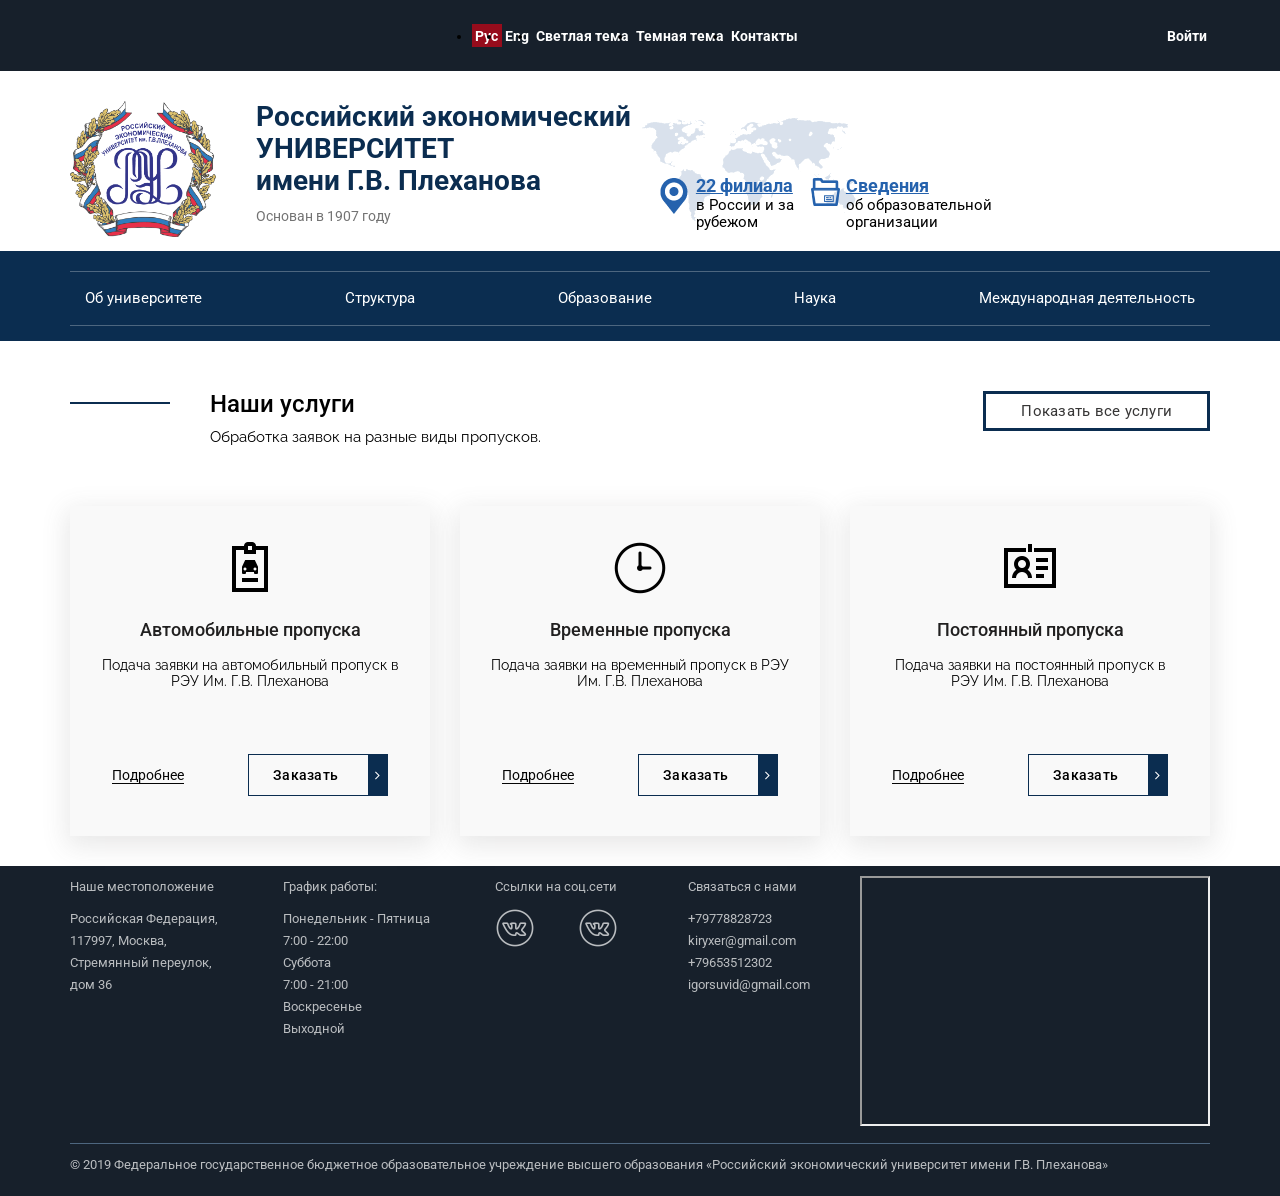
<file: index.html>
<!DOCTYPE html>
<html lang="en">

<head>
  <meta charset="UTF-8">
  <meta name="viewport" content="width=device-width, initial-scale=1.0">
  <meta http-equiv="X-UA-Compatible" content="ie=edge">
  <link
    href="https://fonts.googleapis.com/css?family=Raleway:400,500,700|Roboto:400,500,700&display=swap&subset=cyrillic"
    rel="stylesheet">
  <link rel="stylesheet" href="css/normalize.css">
  <link rel="stylesheet" href="css/fonts.css">
  <link rel="stylesheet" href="css/jquery.fancybox.min.css">
  <link rel="stylesheet" href="css/style.css">
  <link rel="stylesheet" href="css/intro.css">
  <link rel="stylesheet" href="css/header.css">
  <link rel="stylesheet" href="css/footer.css">
  <link rel="stylesheet" href="css/media/index.css">
  <link rel="stylesheet" href="css/media/footer.css">
  <link rel="stylesheet" href="css/media/header.css">
  <link rel="stylesheet" href="css/media/intro.css">
  <title>Заказ авто. пропусков РЭУ</title>
</head>

<body>
  <header class="header">
    <div class="container">
      <nav class="nav">
        <div class="menu__btn">
          <div></div>
          <div></div>
          <div></div>
        </div>
        <ul class="menu__list">
          <li class="menu__item"><a href="#" class="nav__link nav__link-active">Рус</a></li>
          <li class="menu__item"><a href="#" class="nav__link">Eng</a></li>
          <li class="menu__item"><a href="#" class="nav__link">Светлая тема</a></li>
          <li class="menu__item"><a href="#" class="nav__link">Темная тема</a></li>
          <li class="menu__item"><a href="contact.html" class="nav__link">Контакты</a></li>
        </ul>
        <a href="authorization.html" class="nav__link">Войти</a>
      </nav>
    </div>
  </header>

  <div class="intro">
    <div class="container">
      <div class="intro__inner">
        <div class="intro__logo">
          <a href="index.html">
            <img src="img/logo.png" class="intro__logo" alt="Логотип РЭУ" height="136px">
          </a>
        </div>
        <div class="intro__info">
          <h1 class="intro__title">Российский экономический УНИВЕРСИТЕТ <br> имени Г.В. Плеханова</h1>
          <p class="intro__text">Основан в 1907 году</p>
        </div>
        <div class="intro__link">
          <div class="intro__branch">
            <img src="img/marker_map.png" alt="">
            <a href="https://www.rea.ru/ru/org/branches/default.aspx" class="intro__branch-title">22 филиала</a>
            <p class="intro__branch-text">в России и за рубежом</p>
          </div>
          <div class="intro__about">
            <img src="img/folder-small.png" alt="">
            <a href="https://www.rea.ru/sveden/" class="intro__about-title">Сведения</a>
            <p class="intro__about-text">об образовательной организации</p>
          </div>
        </div>
      </div>

    </div>
  </div> <!-- Intro -->

  <div class="intro-header">
    <div class="container">
      <div class="intro-header__inner">
        <a href="https://www.rea.ru/ru/Pages/About.aspx">Об университете</a>
        <a href="https://www.rea.ru/ru/org/default.aspx">Структура</a>
        <a href="https://www.rea.ru/ru/Pages/Education.aspx">Образование</a>
        <a href="https://www.rea.ru/ru/pages/academiclife.aspx">Наука</a>
        <a href="https://www.rea.ru/ru/org/managements/Pages/mezhdupr.aspx">Международная деятельность</a>
      </div>
    </div>
  </div>

  <section class="services">
    <div class="container">
      <div class="services__top">
        <div class="services__title-box">
          <div class="services__title">Наши услуги</div>
          <div class="services__text">Обработка заявок на разные виды пропусков.</div>
        </div>
        <div class="services__btn">
          <a href="#">Показать все услуги
          </a>
        </div>
      </div>
      <div class="services__items">
        <div class="services__item">
          <img src="img/services-1.png" alt="">
          <div class="services__item-title">Автомобильные пропуска</div>
          <div class="services__item-text">Подача заявки на автомобильный пропуск в РЭУ Им. Г.В. Плеханова</div>
          <div class="services__item-btn">
            <a href="createOrder.html" class="services__item-link">Подробнее</a>
            <a href="createOrder.html" class="default-btn">
              Заказать
            </a>
          </div>
        </div>
        <div class="services__item">
          <img src="img/services-2.png" alt="">
          <div class="services__item-title">Временные пропуска</div>
          <div class="services__item-text">Подача заявки на временный пропуск в РЭУ Им. Г.В. Плеханова</div>
          <div class="services__item-btn">
            <a href="createOrder.html" class="services__item-link">Подробнее</a>
            <a href="createOrder.html" class="default-btn">
              Заказать
            </a>
          </div>
        </div>
        <div class="services__item">
          <img src="img/services-3.png" alt="">
          <div class="services__item-title">Постоянный пропуска</div>
          <div class="services__item-text">Подача заявки на постоянный пропуск в РЭУ Им. Г.В. Плеханова</div>
          <div class="services__item-btn">
            <a href="createOrder.html" class="services__item-link">Подробнее</a>
            <a href="createOrder.html" class="default-btn">
              Заказать
            </a>
          </div>
        </div>
      </div>
    </div>
  </section>
  <!-- Services -->


  <div id="modal">
    <form>
      <input type="text" placeholder="Ваше имя">
      <input type="text" placeholder="Ваше телефон">
      <input type="submit" value="Отправить">
    </form>
  </div>

  <footer class="footer-contacts">
    <div class="container">
      <div class="footer-contacts__inner">
        <div class="footer-contacts__location">
          <p>Наше местоположение</p>
          <p>Российская Федерация, 117997, Москва, Стремянный переулок, дом 36</p>
        </div>

        <div class="footer-contacts__schedule">
          <p>График работы:</p>
          <p>Понедельник - Пятница <br> 7:00 - 22:00<br>
            Суббота <br>7:00 - 21:00<br>
            Воскресенье<br> Выходной</p>
        </div>

        <div class="footer-contacts__social">
          <p>Ссылки на соц.сети</p>
          <a class="footer-contacts__social__front" href="https://vk.com/kiryxer">
            <img src="img/social/vk.png" alt="Ссылка на ВК front-end">
          </a>
          <a href="https://vk.com/lvcckvmvn">
            <img src="img/social/vk.png" alt="Ссылка на ВК back-end">
          </a>
        </div>

        <div class="footer-contacts__comm">
          <p>Связаться с нами</p>
          <p>
            <span class="footer-contacts__comm__phone">+79778828723</span>
            <a href="mailto:kiryxer@gmail.com" class="footer-contacts__comm__email">
              kiryxer@gmail.com
            </a>
            <span class="footer-contacts__comm__phone">+79653512302</span>
            <a href="mailto:igorsuvid@gmail.com" class="footer-contacts__comm__email">
              igorsuvid@gmail.com
            </a>
          </p>
        </div>
        <div class="footer__map">
          <iframe class="footer-contacts__map" src="https://yandex.ru/map-widget/v1/-/CGDjYRzj" height="250px"
            frameborder="1" allowfullscreen="true"></iframe>
        </div>
      </div>

      <div class="footer-contacts__copy">
        <p> &copy; 2019 Федеральное государственное бюджетное образовательное учреждение высшего образования «Российский
          экономический университет имени Г.В. Плеханова»</p>
      </div>

    </div>
  </footer>


  <script src="https://ajax.googleapis.com/ajax/libs/jquery/3.4.1/jquery.min.js"></script>
  <script src="js/jquery.fancybox.min.js"></script>
  <script src="js/main.js"></script>

</body>

</html>
</file>
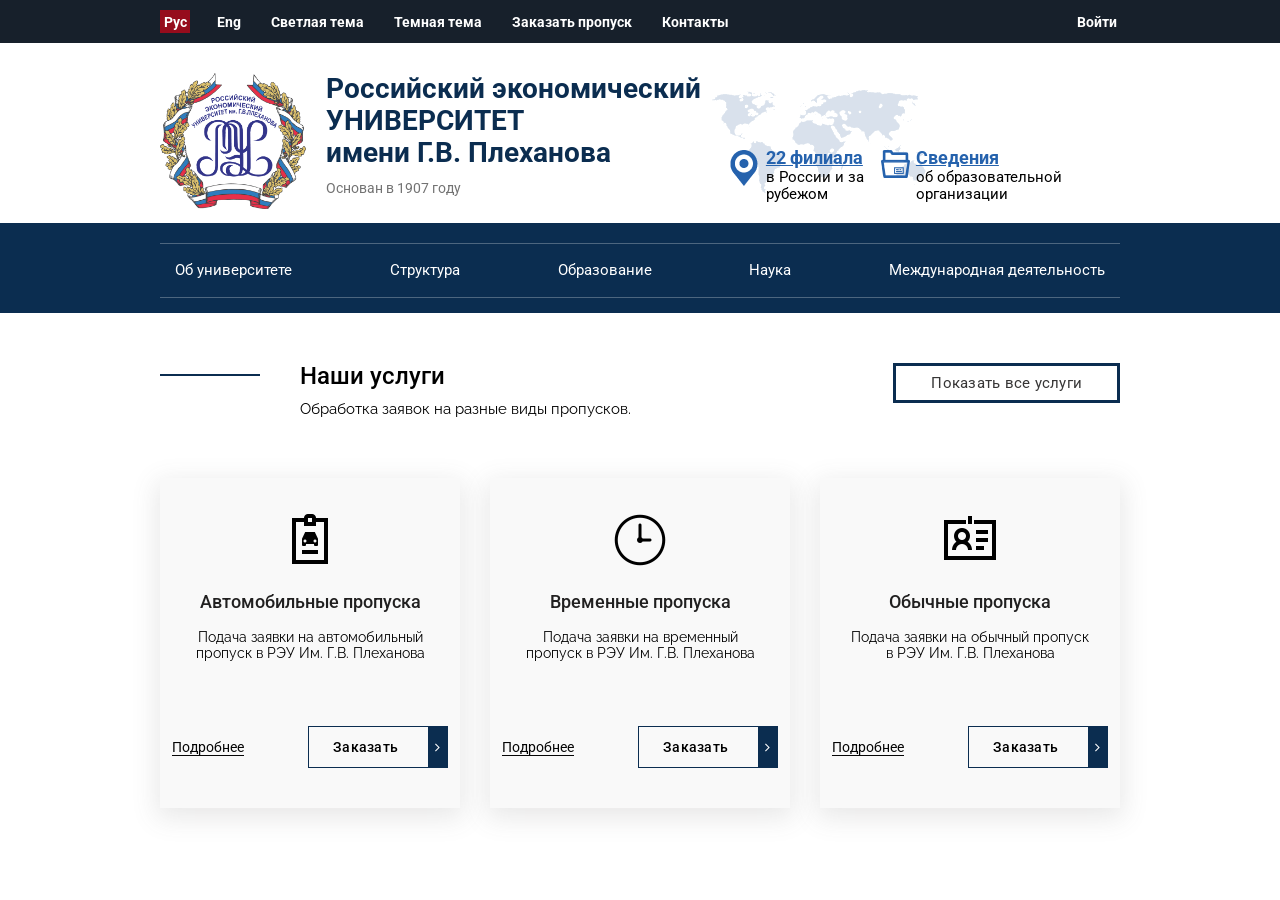
<file: rea-auto/index.html>
<!DOCTYPE html>
<html lang="en">

<head>
  <meta charset="UTF-8">
  <meta name="viewport" content="width=device-width, initial-scale=1.0">
  <meta http-equiv="X-UA-Compatible" content="ie=edge">
  <link href="https://fonts.googleapis.com/css?family=Raleway:400,500,700|Roboto:400,500,700&display=swap&subset=cyrillic"
    rel="stylesheet">
  <link rel="stylesheet" href="css/normalize.css">
  <link rel="stylesheet" href="css/fonts.css">
  <link rel="stylesheet" href="css/jquery.fancybox.min.css">
  <link rel="stylesheet" href="css/style.css">
  <title>Заказ авто. пропусков РЭУ</title>
</head>

<body>
  <header class="header">
    <div class="container">
      <nav class="nav">
        <div class="nav__main">
          <a href="#" class="nav__link nav__link-active">Рус</a>
          <a href="#" class="nav__link">Eng</a>
          <a href="#" class="nav__link">Светлая тема</a>
          <a href="#" class="nav__link">Темная тема</a>
          <a href="#" class="nav__link">Заказать пропуск</a>
          <a href="contact.html" class="nav__link">Контакты</a>
        </div>
        <a href="#" class="nav__link">Войти</a>
      </nav>
    </div>
  </header>

  <div class="intro">
    <div class="container">
      <div class="intro__inner">
        <a href="index.html">
          <img src="img/logo.png" class="intro__logo" alt="Логотип РЭУ" height="136px">
        </a>
        <div class="intro__info">
          <h1 class="intro__title">Российский экономический УНИВЕРСИТЕТ <br> имени Г.В. Плеханова</h1>
          <p class="intro__text">Основан в 1907 году</p>
        </div>
        <div class="intro__link">
          <div class="intro__branch">
            <img src="img/marker_map.png" alt="">
            <a href="https://www.rea.ru/ru/org/branches/default.aspx" class="intro__branch-title">22 филиала</a>
            <p class="intro__branch-text">в России и за рубежом</p>
          </div>
          <div class="intro__about">
            <img src="img/folder-small.png" alt="">
            <a href="https://www.rea.ru/sveden/" class="intro__about-title">Сведения</a>
            <p class="intro__about-text">об образовательной организации</p>
          </div>
        </div>
      </div>

    </div>
  </div> <!-- Intro -->

  <div class="intro-header">
    <div class="container">
      <div class="intro-header__inner">
          <a href="https://www.rea.ru/ru/Pages/About.aspx">Об университете</a>
          <a href="https://www.rea.ru/ru/org/default.aspx">Структура</a>
          <a href="https://www.rea.ru/ru/Pages/Education.aspx">Образование</a>
          <a href="https://www.rea.ru/ru/pages/academiclife.aspx">Наука</a>
          <a href="https://www.rea.ru/ru/org/managements/Pages/mezhdupr.aspx">Международная деятельность</a>
      </div>
    </div>
  </div>

  <section class="services">
    <div class="container">
      <div class="services__top">
        <div class="services__title-box">
          <div class="services__title">Наши услуги</div>
          <div class="services__text">Обработка заявок на разные виды пропусков.</div>
        </div>
        <div class="services__btn">
          <a href="#">Показать все услуги
          </a>
        </div>
      </div>
      <div class="services__items">
        <div class="services__item">
          <img src="img/services-1.png" alt="">
          <div class="services__item-title">Автомобильные пропуска</div>
          <div class="services__item-text">Подача заявки на автомобильный пропуск в РЭУ Им. Г.В. Плеханова</div>
          <div class="services__item-btn">
            <a href="" class="services__item-link">Подробнее</a>
            <a data-fancybox data-src="#modal" href="javascript:;" class="default-btn">
              Заказать
            </a>
          </div>
        </div>
        <div class="services__item">
          <img src="img/services-2.png" alt="">
          <div class="services__item-title">Временные пропуска</div>
          <div class="services__item-text">Подача заявки на временный пропуск в РЭУ Им. Г.В. Плеханова</div>
          <div class="services__item-btn">
            <a href="" class="services__item-link">Подробнее</a>
            <a data-fancybox data-src="#modal" href="javascript:;" class="default-btn">
              Заказать
            </a>
          </div>
        </div>
        <div class="services__item">
          <img src="img/services-3.png" alt="">
          <div class="services__item-title">Обычные пропуска</div>
          <div class="services__item-text">Подача заявки на обычный пропуск в РЭУ Им. Г.В. Плеханова</div>
          <div class="services__item-btn">
            <a href="" class="services__item-link">Подробнее</a>
            <a data-fancybox data-src="#modal" href="javascript:;" class="default-btn">
              Заказать
            </a>
          </div>
        </div>
      </div>
    </div>
  </section> <!-- Services -->


  <div id="modal">
      <form>
        <input type="text" placeholder="Ваше имя">
        <input type="text" placeholder="Ваше телефон">
        <input type="submit" value="Отправить">
      </form>
    </div>


  <script src="https://ajax.googleapis.com/ajax/libs/jquery/3.4.1/jquery.min.js"></script>
  <script src="js/jquery.fancybox.min.js"></script>
  <script src="js/main.js"></script>

</body>

</html>
</file>
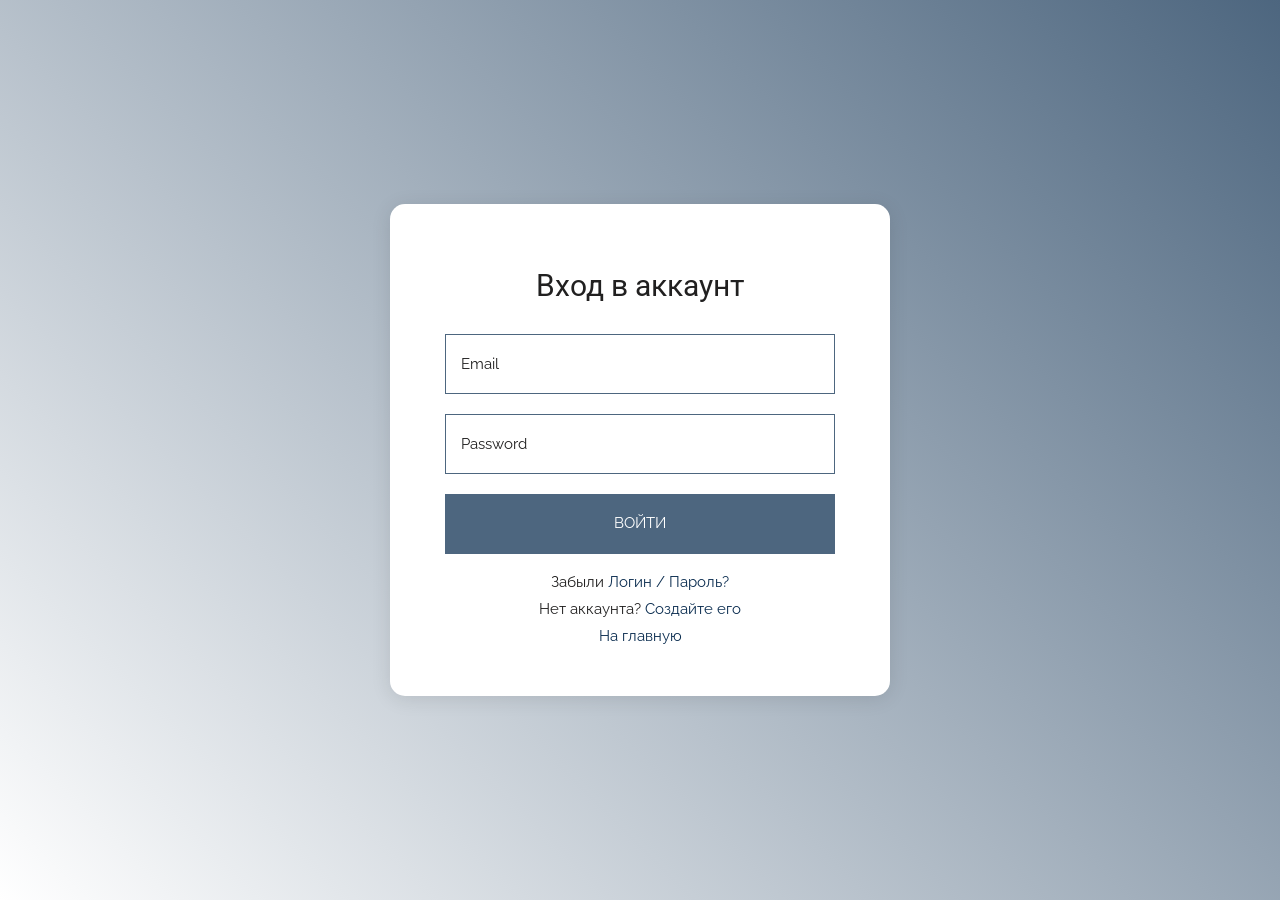
<file: authorization.html>
<!DOCTYPE html>
<html lang="en">

<head>
  <meta charset="UTF-8">
  <meta name="viewport" content="width=device-width, initial-scale=1.0">
  <meta http-equiv="X-UA-Compatible" content="ie=edge">
  <link
    href="https://fonts.googleapis.com/css?family=Raleway:400,500,700|Roboto:400,500,700&display=swap&subset=cyrillic"
    rel="stylesheet">
  <link rel="stylesheet" href="css/normalize.css">
  <link rel="stylesheet" href="css/authorization.css">
  <title>Авторизация</title>
</head>

<body>
  <div class="container">
    <div class="container-login">
      <div class="container-login__form">
        <form class="login-form" method="POST">
          <span class="login-form__title">
            Вход в аккаунт
          </span>
          <input type="email" placeholder="Email" name="email">
          <input type="password" placeholder="Password" name="pass">
          <button type="submit" name="enter">Войти</button>
        </form>
        <div class="reset-text">
          Забыли <a href="#">Логин / Пароль?</a>
        </div>
        <div class="create-account">
          Нет аккаунта?
          <a href="registration.html">
            Создайте его
          </a>
        </div>
        <div class="main">
          <a href="index.html">На главную</a>
        </div>
      </div>
    </div>
  </div>
</body>

</html>
</file>
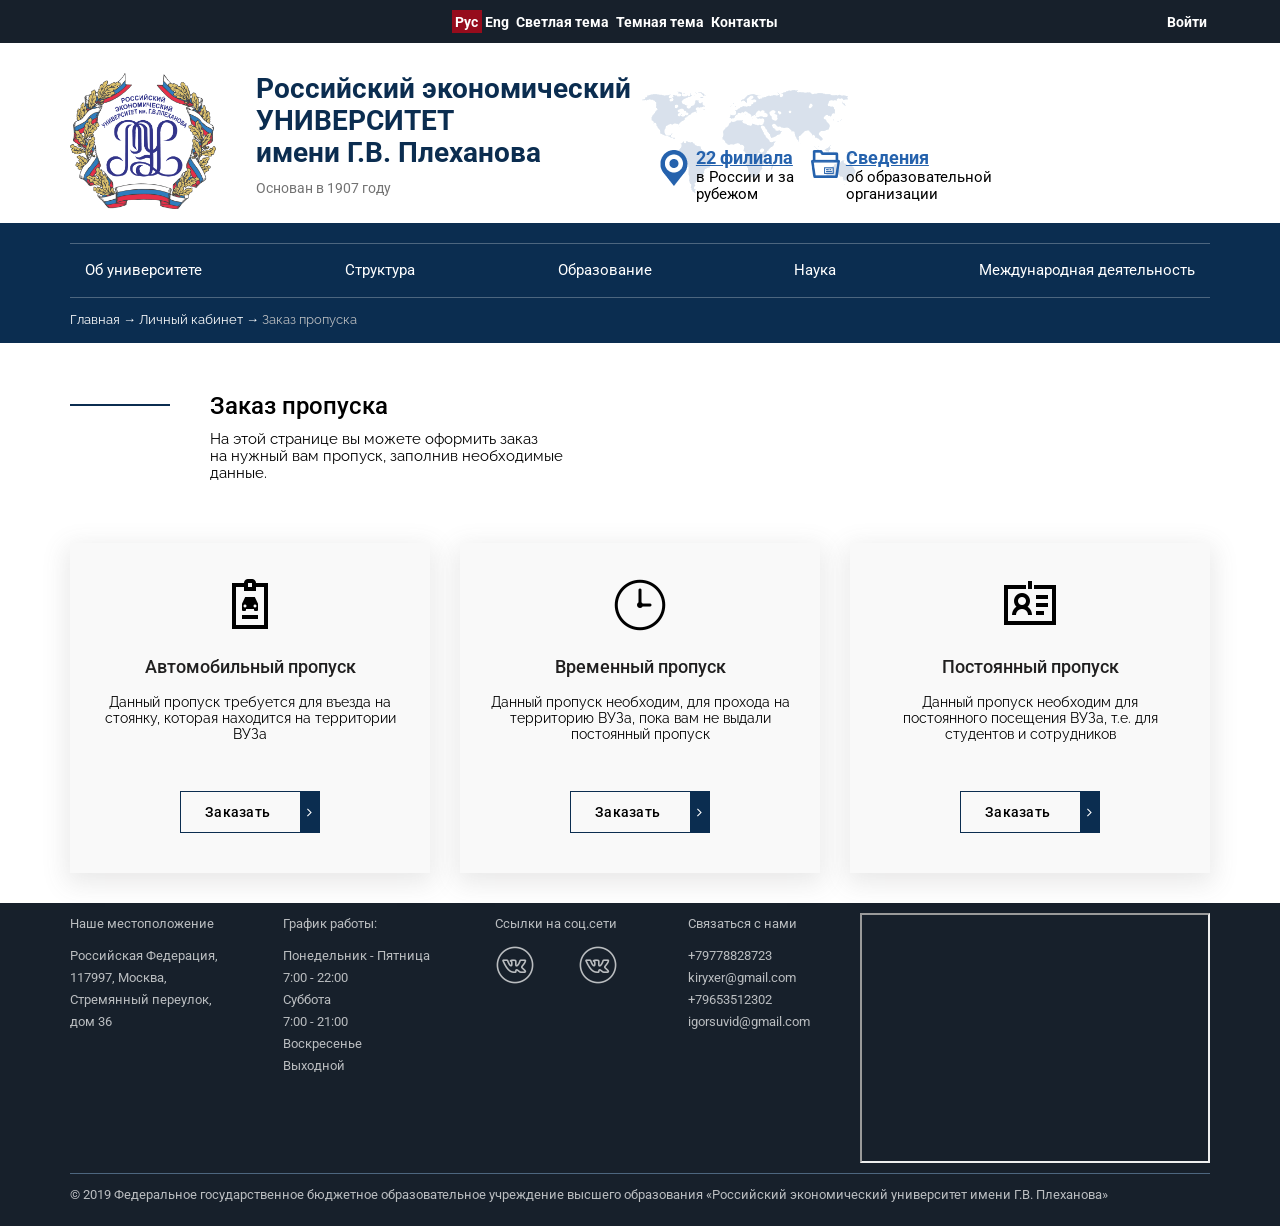
<file: createOrder.html>
<!DOCTYPE html>
<html lang="en">

<head>
  <meta charset="UTF-8">
  <meta name="viewport" content="width=device-width, initial-scale=1.0">
  <meta http-equiv="X-UA-Compatible" content="ie=edge">
  <link
    href="https://fonts.googleapis.com/css?family=Raleway:400,500,700|Roboto:400,500,700&display=swap&subset=cyrillic"
    rel="stylesheet">
  <link rel="stylesheet" href="css/normalize.css">
  <link rel="stylesheet" href="css/fonts.css">
  <link rel="stylesheet" href="css/jquery.fancybox.min.css">
  <link rel="stylesheet" href="css/breadcrumbs.css">
  <link rel="stylesheet" href="css/createOrder.css">
  <link rel="stylesheet" href="css/intro.css">
  <link rel="stylesheet" href="css/breadcrumbs.css">
  <link rel="stylesheet" href="css/header.css">
  <link rel="stylesheet" href="css/footer.css">
  <link rel="stylesheet" href="css/media/footer.css">
  <link rel="stylesheet" href="css/media/header.css">
  <link rel="stylesheet" href="css/media/intro.css">
  <link rel="stylesheet" href="css/media/createOrder.css">
  <title>Заказ пропуска</title>
</head>

<body>
  <header class="header">
    <div class="container">
      <nav class="nav">
        <div class="menu__btn">
          <div></div>
          <div></div>
          <div></div>
        </div>
        <ul class="menu__list">
          <li class="menu__item"><a href="#" class="nav__link nav__link-active">Рус</a></li>
          <li class="menu__item"><a href="#" class="nav__link">Eng</a></li>
          <li class="menu__item"><a href="#" class="nav__link">Светлая тема</a></li>
          <li class="menu__item"><a href="#" class="nav__link">Темная тема</a></li>
          <li class="menu__item"><a href="contact.html" class="nav__link">Контакты</a></li>
        </ul>
        <a href="authorization.html" class="nav__link">Войти</a>
      </nav>
    </div>
  </header>

  <div class="intro">
    <div class="container">
      <div class="intro__inner">
        <div class="intro__logo">
          <a href="index.html">
            <img src="img/logo.png" class="intro__logo" alt="Логотип РЭУ" height="136px">
          </a>
        </div>
        <div class="intro__info">
          <h1 class="intro__title">Российский экономический УНИВЕРСИТЕТ <br> имени Г.В. Плеханова</h1>
          <p class="intro__text">Основан в 1907 году</p>
        </div>
        <div class="intro__link">
          <div class="intro__branch">
            <img src="img/marker_map.png" alt="">
            <a href="https://www.rea.ru/ru/org/branches/default.aspx" class="intro__branch-title">22 филиала</a>
            <p class="intro__branch-text">в России и за рубежом</p>
          </div>
          <div class="intro__about">
            <img src="img/folder-small.png" alt="">
            <a href="https://www.rea.ru/sveden/" class="intro__about-title">Сведения</a>
            <p class="intro__about-text">об образовательной организации</p>
          </div>
        </div>
      </div>

    </div>
  </div> <!-- Intro -->

  <div class="intro-header">
    <div class="container">
      <div class="intro-header__inner">
        <a href="https://www.rea.ru/ru/Pages/About.aspx">Об университете</a>
        <a href="https://www.rea.ru/ru/org/default.aspx">Структура</a>
        <a href="https://www.rea.ru/ru/Pages/Education.aspx">Образование</a>
        <a href="https://www.rea.ru/ru/pages/academiclife.aspx">Наука</a>
        <a href="https://www.rea.ru/ru/org/managements/Pages/mezhdupr.aspx">Международная деятельность</a>
      </div>
      <div class="breadrumbs">
        <ul class="breadcrumbs__list">
          <li class="breadcrumbs__list__item"><a href="index.html">Главная &rarr;</a></li>
          <li class="breadcrumbs__list__item"><a href="personalAccount.html">Личный кабинет &rarr;</a></li>
          <li class="breadcrumbs__list__item breadcrumbs__list__item-current">Заказ пропуска</li>
        </ul>
      </div>
    </div>
  </div> <!-- Intro Header -->


  <section class="create-order">
    <div class="container">
      <div class="create-order__top">
        <div class="create-order__title-box">
          <div class="create-order__title">
            <h2>Заказ пропуска</h2>
          </div>
          <div class="create-order__text">На этой странице вы можете оформить заказ на&nbsp;нужный вам пропуск, заполнив
            необходимые данные.</div>
        </div>
      </div>
      <div class="services__items">
        <div class="services__item">
          <img src="img/services-1.png" alt="">
          <div class="services__item-title">Автомобильный пропуск</div>
          <div class="services__item-text">Данный пропуск требуется для въезда на стоянку, которая находится на
            территории ВУЗа</div>
          <div class="services__item-btn">
            <a data-fancybox data-src="#modal1" href="javascript:;" class="default-btn">
              Заказать
            </a>
          </div>
        </div>
        <div class="services__item">
          <img src="img/services-2.png" alt="">
          <div class="services__item-title">Временный пропуск</div>
          <div class="services__item-text">Данный пропуск необходим, для прохода на территорию ВУЗа, пока вам не выдали
            постоянный пропуск</div>
          <div class="services__item-btn">
            <a data-fancybox data-src="#modal2" href="javascript:;" class="default-btn">
              Заказать
            </a>
          </div>
        </div>
        <div class="services__item">
          <img src="img/services-3.png" alt="">
          <div class="services__item-title">Постоянный пропуск</div>
          <div class="services__item-text">Данный пропуск необходим для постоянного посещения ВУЗа, т.е. для студентов и
            сотрудников</div>
          <div class="services__item-btn">
            <a data-fancybox data-src="#modal3" href="javascript:;" class="default-btn">
              Заказать
            </a>
          </div>
        </div>
      </div>
    </div>
  </section>

  <footer class="footer-contacts">
    <div class="container">
      <div class="footer-contacts__inner">
        <div class="footer-contacts__location">
          <p>Наше местоположение</p>
          <p>Российская Федерация, 117997, Москва, Стремянный переулок, дом 36</p>
        </div>

        <div class="footer-contacts__schedule">
          <p>График работы:</p>
          <p>Понедельник - Пятница 7:00 - 22:00<br>
            Суббота <br>7:00 - 21:00<br>
            Воскресенье<br> Выходной</p>
        </div>

        <div class="footer-contacts__social">
          <p>Ссылки на соц.сети</p>
          <a class="footer-contacts__social__front" href="https://vk.com/kiryxer">
            <img src="img/social/vk.png" alt="Ссылка на ВК front-end">
          </a>
          <a href="https://vk.com/lvcckvmvn">
            <img src="img/social/vk.png" alt="Ссылка на ВК back-end">
          </a>
        </div>

        <div class="footer-contacts__comm">
          <p>Связаться с нами</p>
          <p>
            <a href="tel:+79778828723" class="footer-contacts__comm__phone">+79778828723</a>
            <a href="mailto:kiryxer@gmail.com" class="footer-contacts__comm__email">
              kiryxer@gmail.com
            </a>
            <a href="tel:+79653512302" class="footer-contacts__comm__phone">+79653512302</a>
            <a href="mailto:igorsuvid@gmail.com" class="footer-contacts__comm__email">
              igorsuvid@gmail.com
            </a>
          </p>
        </div>
        <iframe class="footer-contacts__map" src="https://yandex.ru/map-widget/v1/-/CGDjYRzj" width="560" height="400"
          frameborder="1" allowfullscreen="true"></iframe>
      </div>

      <div class="footer-contacts__copy">
        <p> &copy; 2019 Федеральное государственное бюджетное образовательное учреждение высшего образования «Российский
          экономический университет имени Г.В. Плеханова»</p>
      </div>

    </div>
  </footer>

  <div id="modal1">
    <div class="title">
      <h2>Оформление заявки на автомобильный пропуск</h2>
    </div>
    <form>
      <input type="text" placeholder="Ваша фамилия">
      <input type="text" placeholder="Ваше имя">
      <input type="text" placeholder="Ваше отчество">
      <input type="text" placeholder="Номер вашего автомобиля">
      <input type="text" placeholder="Цвет вашего автомобиля">
      <input type="text" placeholder="Ваша должность">
      <input type="text" placeholder="Ваше подразделения">
      <input type="text" placeholder="Ваш номер телефона">
      <label><span>Скан служебной записки</span><input type="file"></label>
      <input type="submit" value="Отправить">
    </form>
  </div>

  <div id="modal2">
    <div class="title">
      <h2>Оформление заявки на временный пропуск</h2>
    </div>
    <form>
      <input type="text" name="surname" placeholder="Ваша фамилия">
      <input type="text" name="name" placeholder="Ваше имя">
      <input type="text" name="patronymic" placeholder="Ваше отчество">
      <input type="text" name="faculty" placeholder="Ваш факультет">
      <label><span>Скан служебной записки</span><input type="file"></label>
      <!-- <label><span>Фото</span><input type="file"></label> -->
      <input type="submit" value="Отправить">
    </form>
  </div>

  <div id="modal3">
    <div class="title">
      <h2>Оформление заявки на постоянный пропуск</h2>
    </div>
    <form>
      <input type="text" placeholder="Ваша фамилия">
      <input type="text" placeholder="Ваше имя">
      <input type="text" placeholder="Ваше отчество">
      <input type="text" placeholder="Ваш факультет">
      <label><span>Скан служебной записки</span><input type="file"></label>
      <label><span>Фото</span><input type="file"></label>
      <input type="submit" value="Отправить">
    </form>
  </div>

  <script src="https://ajax.googleapis.com/ajax/libs/jquery/3.4.1/jquery.min.js"></script>
  <script src="js/jquery.fancybox.min.js"></script>
  <script src="js/main.js"></script>
</body>

</html>
</file>
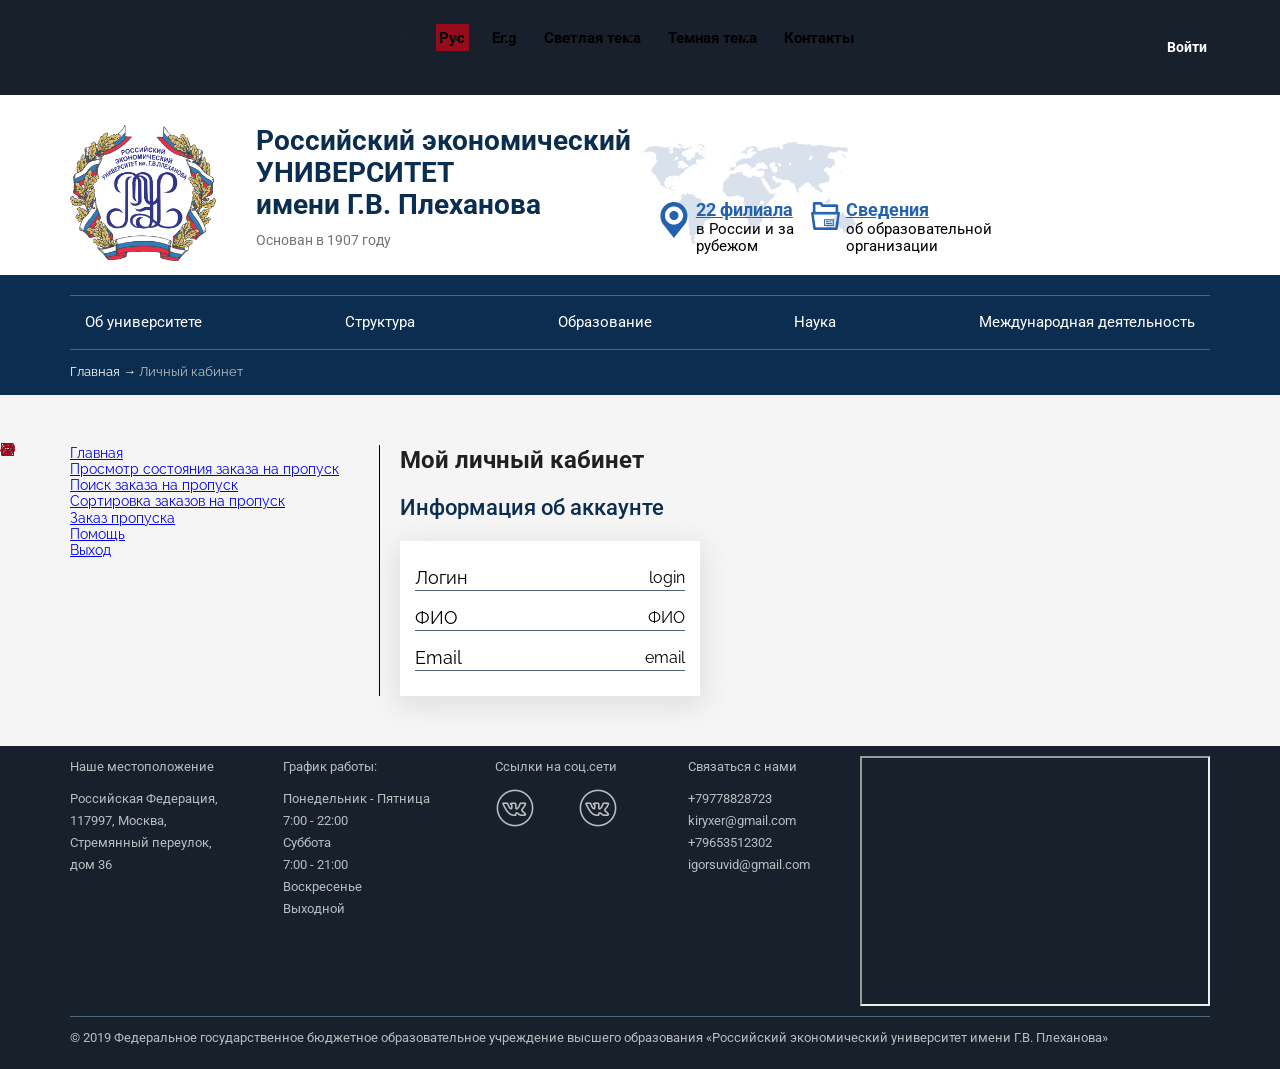
<file: personalAccount.html>
<!DOCTYPE html>
<html lang="en">

<head>
  <meta charset="UTF-8">
  <meta name="viewport" content="width=device-width, initial-scale=1.0">
  <meta http-equiv="X-UA-Compatible" content="ie=edge">
  <link
    href="https://fonts.googleapis.com/css?family=Raleway:400,500,700|Roboto:400,500,700&display=swap&subset=cyrillic"
    rel="stylesheet">
  <link rel="stylesheet" href="css/normalize.css">
  <link rel="stylesheet" href="css/personalAccount.css">
  <link rel="stylesheet" href="css/header.css">
  <link rel="stylesheet" href="css/intro.css">
  <link rel="stylesheet" href="css/breadcrumbs.css">
  <link rel="stylesheet" href="css/footer.css">
  <link rel="stylesheet" href="css/media/footer.css">
  <link rel="stylesheet" href="css/media/header.css">
  <link rel="stylesheet" href="css/media/intro.css">
  <link rel="stylesheet" href="css/media/personalAccount.css">
  <title>Личный кабинет</title>
</head>

<body>
  <header class="header">
    <div class="container">
      <nav class="nav">
        <div class="menu__btn">
          <div></div>
          <div></div>
          <div></div>
        </div>
        <ul class="menu__list">
          <li class="menu__item"><a href="#" class="nav__link nav__link-active">Рус</a></li>
          <li class="menu__item"><a href="#" class="nav__link">Eng</a></li>
          <li class="menu__item"><a href="#" class="nav__link">Светлая тема</a></li>
          <li class="menu__item"><a href="#" class="nav__link">Темная тема</a></li>
          <li class="menu__item"><a href="contact.html" class="nav__link">Контакты</a></li>
        </ul>
        <a href="authorization.html" class="nav__link">Войти</a>
      </nav>
    </div>
  </header>

  <div class="intro">
    <div class="container">
      <div class="intro__inner">
        <div class="intro__logo">
          <a href="index.html">
            <img src="img/logo.png" class="intro__logo" alt="Логотип РЭУ" height="136px">
          </a>
        </div>
        <div class="intro__info">
          <h1 class="intro__title">Российский экономический УНИВЕРСИТЕТ <br> имени Г.В. Плеханова</h1>
          <p class="intro__text">Основан в 1907 году</p>
        </div>
        <div class="intro__link">
          <div class="intro__branch">
            <img src="img/marker_map.png" alt="">
            <a href="https://www.rea.ru/ru/org/branches/default.aspx" class="intro__branch-title">22 филиала</a>
            <p class="intro__branch-text">в России и за рубежом</p>
          </div>
          <div class="intro__about">
            <img src="img/folder-small.png" alt="">
            <a href="https://www.rea.ru/sveden/" class="intro__about-title">Сведения</a>
            <p class="intro__about-text">об образовательной организации</p>
          </div>
        </div>
      </div>

    </div>
  </div> <!-- Intro -->

  <div class="intro-header">
    <div class="container">
      <div class="intro-header__inner">
        <a href="https://www.rea.ru/ru/Pages/About.aspx">Об университете</a>
        <a href="https://www.rea.ru/ru/org/default.aspx">Структура</a>
        <a href="https://www.rea.ru/ru/Pages/Education.aspx">Образование</a>
        <a href="https://www.rea.ru/ru/pages/academiclife.aspx">Наука</a>
        <a href="https://www.rea.ru/ru/org/managements/Pages/mezhdupr.aspx">Международная деятельность</a>
      </div>
      <div class="breadrumbs">
        <ul class="breadcrumbs__list">
          <li class="breadcrumbs__list__item"><a href="index.html">Главная &rarr;</a></li>
          <li class="breadcrumbs__list__item breadcrumbs__list__item-current">Личный кабинет</li>
        </ul>
      </div>
    </div>
  </div>

  <div class="main">
    <div class="container">
      <div class="main__inner">
        <div class="main-menu__btn">
          <div></div>
          <div></div>
          <div></div>
        </div>
        <div class="menu">
          <div class="main-menu__item">
            <div class="main-page">
              <a href="index.html">Главная</a>
            </div>
          </div>
          <div class="main-menu__item">
            <div class="view-order">
              <a href="viewOrder.html">Просмотр состояния заказа на пропуск</a>
            </div>
          </div>
          <div class="main-menu__item">
            <div class="search-order">
              <a href="searchOrder.html">Поиск заказа на пропуск</a>
            </div>
          </div>
          <div class="main-menu__item">
            <div class="sorting-order">
              <a href="sortOrder.html">Сортировка заказов на пропуск</a>
            </div>
          </div>
          <div class="main-menu__item">
            <div class="create-order">
              <a href="createOrder.html">Заказ пропуска</a>
            </div>
          </div>
          <div class="main-menu__item">
            <div class="help">
              <a href="contact.html">Помощь</a>
            </div>
          </div>
          <div class="main-menu__item">
            <div class="quit">
              <a href="#">Выход</a>
            </div>
          </div>
        </div>
        <div class="info">
          <div class="info__title">
            Мой личный кабинет
          </div>
          <div class="info__title-about">
            Информация об аккаунте
          </div>
          <div class="info__about">
            <div class="info__about-login">
              Логин <span>login</span>
            </div>
            <div class="info__about-fio">
              ФИО <span>ФИО</span>
            </div>
            <div class="info__about-email">
              Email <span>email</span>
            </div>
          </div>
        </div>
      </div>

    </div>
  </div>

  <footer class="footer-contacts">
    <div class="container">
      <div class="footer-contacts__inner">
        <div class="footer-contacts__location">
          <p>Наше местоположение</p>
          <p>Российская Федерация, 117997, Москва, Стремянный переулок, дом 36</p>
        </div>

        <div class="footer-contacts__schedule">
          <p>График работы:</p>
          <p>Понедельник - Пятница 7:00 - 22:00<br>
            Суббота <br>7:00 - 21:00<br>
            Воскресенье<br> Выходной</p>
        </div>

        <div class="footer-contacts__social">
          <p>Ссылки на соц.сети</p>
          <a class="footer-contacts__social__front" href="https://vk.com/kiryxer">
            <img src="img/social/vk.png" alt="Ссылка на ВК front-end">
          </a>
          <a href="https://vk.com/lvcckvmvn">
            <img src="img/social/vk.png" alt="Ссылка на ВК back-end">
          </a>
        </div>

        <div class="footer-contacts__comm">
          <p>Связаться с нами</p>
          <p>
            <a href="tel:+79778828723" class="footer-contacts__comm__phone">+79778828723</a>
            <a href="mailto:kiryxer@gmail.com" class="footer-contacts__comm__email">
              kiryxer@gmail.com
            </a>
            <a href="tel:+79653512302" class="footer-contacts__comm__phone">+79653512302</a>
            <a href="mailto:igorsuvid@gmail.com" class="footer-contacts__comm__email">
              igorsuvid@gmail.com
            </a>
          </p>
        </div>
        <iframe class="footer-contacts__map" src="https://yandex.ru/map-widget/v1/-/CGDjYRzj" width="560" height="400"
          frameborder="1" allowfullscreen="true"></iframe>
      </div>

      <div class="footer-contacts__copy">
        <p> &copy; 2019 Федеральное государственное бюджетное образовательное учреждение высшего образования «Российский
          экономический университет имени Г.В. Плеханова»</p>
      </div>

    </div>
  </footer>

  <script src="https://ajax.googleapis.com/ajax/libs/jquery/3.4.1/jquery.min.js"></script>
  <script src="js/jquery.fancybox.min.js"></script>
  <script type="text/javascript" src="js/jquery.touchSwipe.min.js"></script>
  <script src="js/main.js"></script>

</body>

</html>
</file>
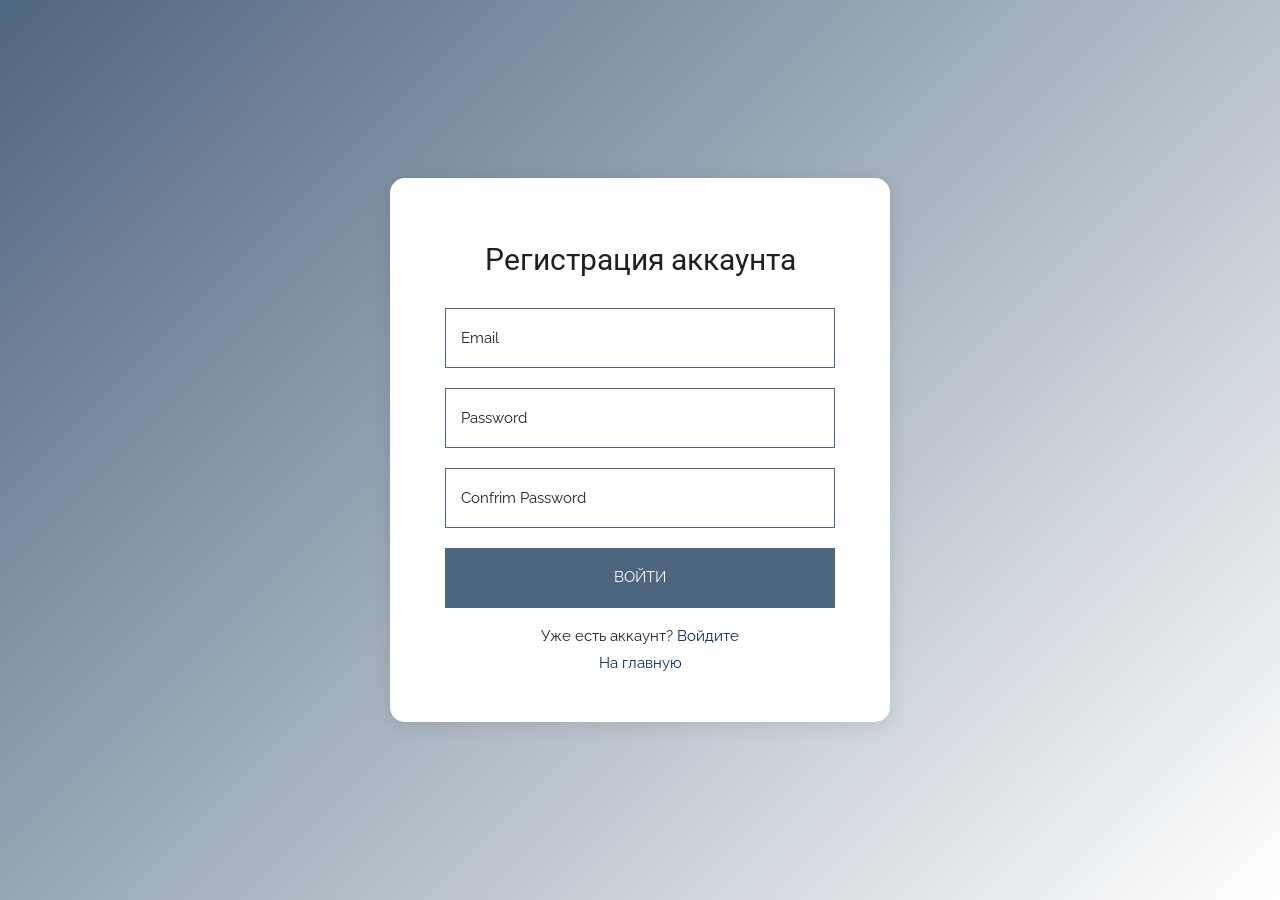
<file: registration.html>
<!DOCTYPE html>
<html lang="en">

<head>
  <meta charset="UTF-8">
  <meta name="viewport" content="width=device-width, initial-scale=1.0">
  <meta http-equiv="X-UA-Compatible" content="ie=edge">
  <link
    href="https://fonts.googleapis.com/css?family=Raleway:400,500,700|Roboto:400,500,700&display=swap&subset=cyrillic"
    rel="stylesheet">
  <link rel="stylesheet" href="css/normalize.css">
  <link rel="stylesheet" href="css/registration.css">
  <title>Регистрация</title>
</head>

<body>
  <div class="container">
    <div class="container-reg">
      <div class="container-reg__form">
        <form class="reg-form" method="POST">
          <span class="reg-form__title">
            Регистрация аккаунта
          </span>
          <input type="email" placeholder="Email" name="email">
          <input type="password" placeholder="Password" name="pass">
          <input type="password" placeholder="Confrim Password" name="passConf">
          <button type="submit" name="enter">Войти</button>
        </form>
        <div class="exists-account">
          Уже есть аккаунт?
          <a href="authorization.html">
            Войдите
          </a>
        </div>
        <div class="main">
            <a href="index.html">На главную</a>
        </div>
      </div>
    </div>
  </div>
</body>

</html>
</file>
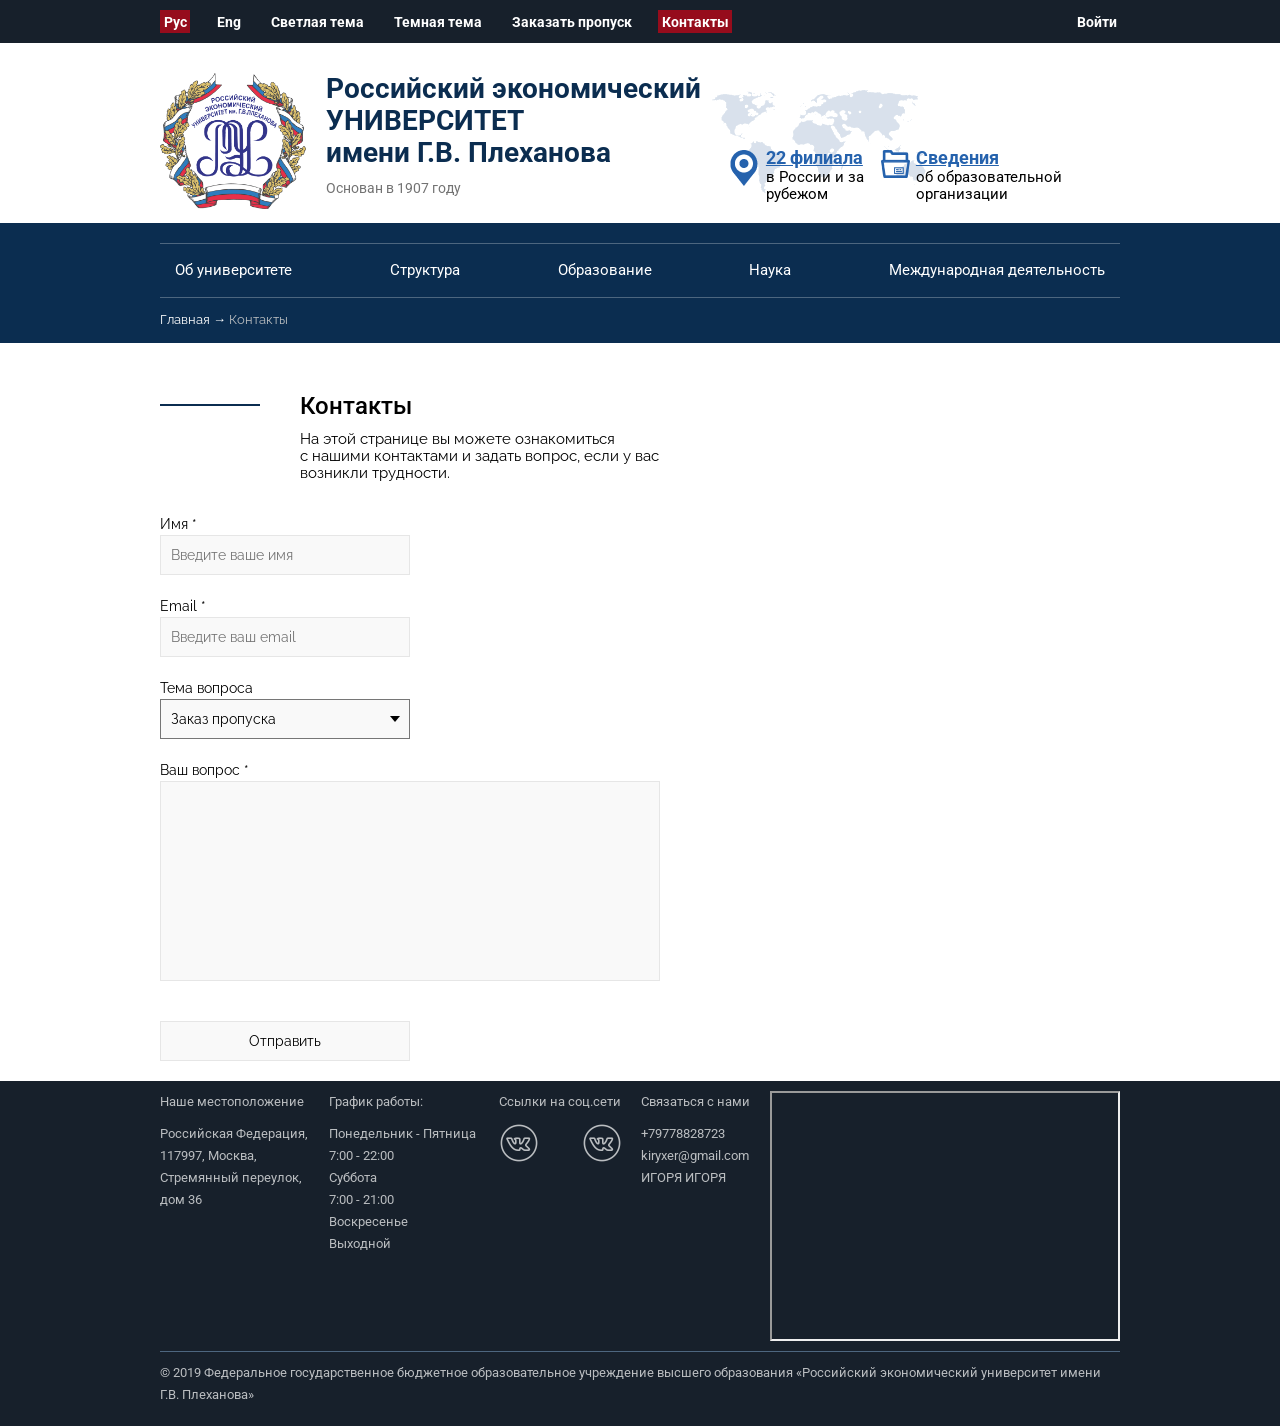
<file: rea-auto/contact.html>
<!DOCTYPE html>
<html lang="en">

<head>
  <meta charset="UTF-8">
  <meta name="viewport" content="width=device-width, initial-scale=1.0">
  <meta http-equiv="X-UA-Compatible" content="ie=edge">
  <link
    href="https://fonts.googleapis.com/css?family=Raleway:400,500,700|Roboto:400,500,700&display=swap&subset=cyrillic"
    rel="stylesheet">
  <link rel="stylesheet" href="css/normalize.css">
  <link rel="stylesheet" href="css/fonts.css">
  <link rel="stylesheet" href="css/contact.css">
  <title>Контакты</title>
</head>

<body>
  <header class="header">
    <div class="container">
      <nav class="nav">
        <div class="nav__main">
          <a href="#" class="nav__link nav__link-active">Рус</a>
          <a href="#" class="nav__link">Eng</a>
          <a href="#" class="nav__link">Светлая тема</a>
          <a href="#" class="nav__link">Темная тема</a>
          <a href="#" class="nav__link">Заказать пропуск</a>
          <a href="contact.html" class="nav__link nav__link-active">Контакты</a>
        </div>
        <a href="#" class="nav__link">Войти</a>
      </nav>
    </div>
  </header>

  <div class="intro">
    <div class="container">
      <div class="intro__inner">
        <a href="index.html">
          <img src="img/logo.png" class="intro__logo" alt="Логотип РЭУ" height="136px">
        </a>
        <div class="intro__info">
          <h1 class="intro__title">Российский экономический УНИВЕРСИТЕТ <br> имени Г.В. Плеханова</h1>
          <p class="intro__text">Основан в 1907 году</p>
        </div>
        <div class="intro__link">
          <div class="intro__branch">
            <img src="img/marker_map.png" alt="">
            <a href="https://www.rea.ru/ru/org/branches/default.aspx" class="intro__branch-title">22 филиала</a>
            <p class="intro__branch-text">в России и за рубежом</p>
          </div>
          <div class="intro__about">
            <img src="img/folder-small.png" alt="">
            <a href="https://www.rea.ru/sveden/" class="intro__about-title">Сведения</a>
            <p class="intro__about-text">об образовательной организации</p>
          </div>
        </div>
      </div>
    </div>
  </div> <!-- Intro -->

  <div class="intro-header">
    <div class="container">
      <div class="intro-header__inner">
        <a href="https://www.rea.ru/ru/Pages/About.aspx">Об университете</a>
        <a href="https://www.rea.ru/ru/org/default.aspx">Структура</a>
        <a href="https://www.rea.ru/ru/Pages/Education.aspx">Образование</a>
        <a href="https://www.rea.ru/ru/pages/academiclife.aspx">Наука</a>
        <a href="https://www.rea.ru/ru/org/managements/Pages/mezhdupr.aspx">
          Международная деятельность
        </a>
      </div>
      <div class="breadrumbs">
        <ul class="breadcrumbs__list">
          <li class="breadcrumbs__list__item"><a href="index.html">Главная &rarr;</a></li>
          <li class="breadcrumbs__list__item breadcrumbs__list__item-current">Контакты</li>
        </ul>
      </div>
    </div>
  </div>

  <section class="contacts">
    <div class="container">
      <div class="contacts__top">
        <div class="contacts__title-box">
          <div class="contacts__title">
            <h2>Контакты</h2>
          </div>
          <div class="contacts__text">На этой странице вы можете ознакомиться с&nbsp;нашими контактами и задать вопрос,
            если у&nbsp;вас возникли трудности.</div>
        </div>
      </div>
  </section>

  <section class="form-contacts">
    <div class="container">
      <form class="form-contacts__form">
        <label>
          Имя *<input type="text" class="form-contacts__name" placeholder="Введите ваше имя">
        </label>
        <label>
          Email *<input type="email" class="form-contacts__email" placeholder="Введите ваш email">
        </label>
        <label>Тема вопроса</label>
        <div class="select">
          <select>
            <option value="Заказ пропуска">Заказ пропуска</option>
            <option value="Оформление пропуска">Оформление пропуска</option>
            <option value="Получение пропуска">Получение пропуска</option>
          </select>
        </div>
        <label>Ваш вопрос *<textarea></textarea></label>
        <input type="button" class="button" value="Отправить">
      </form>
    </div>

  </section>

  <footer class="footer-contacts">
    <div class="container">
      <div class="footer-contacts__inner">
        <div class="footer-contacts__location">
          <p>Наше местоположение</p>
          <p>Российская Федерация, 117997, Москва, Стремянный переулок, дом 36</p>
        </div>

        <div class="footer-contacts__schedule">
          <p>График работы:</p>
          <p>Понедельник - Пятница 7:00 - 22:00<br>
            Суббота <br>7:00 - 21:00<br>
            Воскресенье<br> Выходной</p>
        </div>

        <div class="footer-contacts__social">
          <p>Ссылки на соц.сети</p>
          <a class="footer-contacts__social__front" href="https://vk.com/kiryxer">
            <img src="img/social/vk4.png" alt="Ссылка на ВК front-end">
          </a>
          <a href="https://vk.com/lvcckvmvn">
            <img src="img/social/vk4.png" alt="Ссылка на ВК back-end">
          </a>
        </div>

        <div class="footer-contacts__comm">
          <p>Связаться с нами</p>
          <p>
            <a href="tel:+79778828723" class="footer-contacts__comm__phone">+79778828723</a>
            <a href="mailto:kiryxer@gmail.com" class="footer-contacts__comm__email">
              kiryxer@gmail.com
            </a>
            <a href="tel:+79778828723" class="footer-contacts__comm__phone">ИГОРЯ</a>
            <a href="mailto:kiryxer@gmail.com" class="footer-contacts__comm__email">
              ИГОРЯ
            </a>
          </p>
        </div>
        <iframe class="footer-contacts__map" src="https://yandex.ru/map-widget/v1/-/CGDjYRzj" width="560" height="400"
          frameborder="1" allowfullscreen="true"></iframe>
      </div>

      <div class="footer-contacts__copy">
        <p> &copy; 2019 Федеральное государственное бюджетное образовательное учреждение высшего образования «Российский
          экономический университет имени Г.В. Плеханова»</p>
      </div>

    </div>
  </footer>
</body>

</html>
</file>
<file: css/fonts.css>
@font-face {
  font-family: 'icomoon';
  src:  url('../fonts/icomoon.eot?iybeo2');
  src:  url('../fonts/icomoon.eot?iybeo2#iefix') format('embedded-opentype'),
    url('../fonts/icomoon.ttf?iybeo2') format('truetype'),
    url('../fonts/icomoon.woff?iybeo2') format('woff'),
    url('../fonts/icomoon.svg?iybeo2#icomoon') format('svg');
  font-weight: normal;
  font-style: normal;
  font-display: block;
}

[class^="icon-"], [class*=" icon-"] {
  /* use !important to prevent issues with browser extensions that change fonts */
  font-family: 'icomoon' !important;
  speak: none;
  font-style: normal;
  font-weight: normal;
  font-variant: normal;
  text-transform: none;
  line-height: 1;

  /* Better Font Rendering =========== */
  -webkit-font-smoothing: antialiased;
  -moz-osx-font-smoothing: grayscale;
}

.icon-envelope-o:before {
  content: "\f003";
}
.icon-check:before {
  content: "\f00c";
}
.icon-map-marker:before {
  content: "\f041";
}
.icon-phone:before {
  content: "\f095";
}
.icon-briefcase:before {
  content: "\f0b1";
}
.icon-bars:before {
  content: "\f0c9";
}
.icon-navicon:before {
  content: "\f0c9";
}
.icon-reorder:before {
  content: "\f0c9";
}
.icon-angle-left:before {
  content: "\f104";
}
.icon-angle-right:before {
  content: "\f105";
}
.icon-quote-right:before {
  content: "\f10e";
}
</file>
<file: css/style.css>
*,
*::after,
*::before{
  box-sizing: border-box;
}

h1, h2, h3, h4, h5, h6{
  margin: 0;
}
p{
  margin: 0 0 10px;
}

body{
  background-color: #fff;
  color: #000000;
  margin: 0;
  font-size: 14px;
  font-family: 'Raleway', sans-serif;
}

a{
  display: inline-block;
}

.container{
  max-width: 1170px;
  width: 100%;
  margin: 0 auto;
  padding: 0 15px;
}

.default-btn{
  display: inline-block;
  font-family: 'Roboto', sans-serif;
  font-weight: 500;
  font-size: 14px;
  line-height: 24px;
  letter-spacing: 0.25px;
  color: #ffffff;
  padding: 8px 30px 8px 24px;
  border: 1px solid #0b2d50;
  border-right-width: 20px;
  position: relative;
  outline: none;
  text-decoration: none;
}

.default-btn::after{
  content: "\f105";
  font-family: 'icomoon';
  position: absolute;
  top: 50%;
  transform:translateY(-50%);
  right: -12px;
}
/* Intro */

.intro{
  font-family: 'Roboto', sans-serif;
}

.intro__inner{
  display: flex;
}

.intro__logo{
  margin-right: 20px;
}

.intro__info{
  max-width: 385px;
  width: 100%;
}

.intro__title{
  color: #0b2d50;
  margin-bottom: 10px;
}

.intro__text{
  color: #737373;
}

.intro__link{
  display: flex;
  max-height: 140px;
  height: 100%;
  background: url("../img/map.png");
  background-position: 0px 14px;
  background-repeat: no-repeat;
}

.intro__branch{
  position: relative;
  padding: 75px 0px 0px 55px;
  margin-right: 40px;
  font-size: 15px;
  max-width: 165px;
  width: 100%;
}

.intro__branch img{
  position: absolute;
  left: 19px;
  top: 77px;
}

.intro__about{
  position: relative;
  padding: 75px 0px;
  max-width: 160px;
  width: 100%;
  font-size: 15px;
}

.intro__about img{
  position: absolute;
  left: -35px;
  top: 77px;
}

.intro__branch a,
.intro__about a{
  font-size: 18px;
  color: #2562ad;
  font-weight: 700;
}

/* Intro-header */

.intro-header{
  background: #0b2d50;
  margin-top: 10px;
  padding: 20px 0px 15px;
}

.intro-header__inner{
  display: flex;
  justify-content: space-between;
  border-top: 1px solid #4d667f;
  border-bottom: 1px solid #4d667f;
  padding: 0px 15px;
}
.intro-header__inner a{
  font-family: 'Roboto', sans-serif;
  font-size: 15px;
  color: #fff;
  text-decoration: none;
  padding: 18px 0px;
  transition: text-decoration .1s linear;
}

.intro-header__inner a:hover{
  text-decoration: underline;
}

/* Services */

.services{
  padding: 50px 0px 30px;
}

.services__top{
  display: flex;
  justify-content: space-between;
  margin-bottom: 60px;
}

.services__title-box{
  max-width: 500px;
  padding-left: 140px;
  position: relative;
}

.services__title-box::before{
  content: '';
  position: absolute;
  width: 100px;
  height: 2px;
  background-color: #0b2d50;
  left: 0;
  top: 11px;
}

.services__title{
  font-family: 'Roboto', sans-serif;
  font-size: 24px;
  font-weight: 500;
  margin-bottom: 10px;
}

.services__text{
  font-size: 15px;
}

.services__btn a{
  font-family: 'Roboto', sans-serif;
  font-size: 15px;
  line-height: 24px;
  letter-spacing: 0.25px;
  color: #373636;
  text-decoration: none;
  padding: 5px 35px;
  border: 3px solid #0b2d50;
}

.services__items{
  display: flex;
  justify-content: space-between;
}

.services__item{
  max-width: 360px;
  text-align: center;
  padding: 30px 0px 80px;
  position: relative;
  min-height: 330px;
  background-color: #f9f9f9;
  box-shadow: 0px 7px 24.3px 2.7px rgba(91, 89, 89, 0.14);
}

.services__item-title{
  font-family: 'Roboto', sans-serif;
  font-size: 18px;
  line-height: 24px;
  color: #212020;
  font-weight: 500;
  padding: 15px 0;
}

.services__item-text{
  padding: 0px 30px 30px;
}

.services__item-btn{
  position: absolute;
  bottom: 40px;
  left: 0;
  right: 0;
}

.services__item-btn .default-btn{
  color: #000;
}

.services__item-btn .default-btn::after{
  color: #ffffff;
}

.services__item-link{
  text-decoration: none;
  color: #050505;
  font-family: 'Roboto', sans-serif;
  border-bottom: 1px solid #050505;
  margin-right: 60px;
}

/* Modal */

#modal{
  display: none;
  width: 300px;
}

#modal input{
  display: block;
  width: 100%;
  margin-bottom: 20px;
  outline: none;
  height: 40px;
  border: 1px solid #e6e6e6;
  padding: 0px 10px;
  font-family: 'Roboto', sans-serif;
  font-weight: 400;
}

#modal input[type="submit"]{
  color: #fff;
  background-color: #0b2d50;
  border: none;
}
</file>
<file: css/intro.css>
.intro{
  font-family: 'Roboto', sans-serif;
}

.intro__inner{
  display: flex;
}

.intro__logo{
  margin-right: 20px;
}

.intro__info{
  max-width: 385px;
  width: 100%;
}

.intro__title{
  color: #0b2d50;
  margin-bottom: 10px;
}

.intro__text{
  color: #737373;
}

.intro__link{
  display: flex;
  max-height: 140px;
  height: 100%;
  background: url("../img/map.png");
  background-position: 0px 14px;
  background-repeat: no-repeat;
}

.intro__branch{
  position: relative;
  padding: 75px 0px 0px 55px;
  margin-right: 40px;
  font-size: 15px;
  max-width: 165px;
  width: 100%;
}

.intro__branch img{
  position: absolute;
  left: 19px;
  top: 77px;
}

.intro__about{
  position: relative;
  padding: 75px 0px;
  max-width: 160px;
  width: 100%;
  font-size: 15px;
}

.intro__about img{
  position: absolute;
  left: -35px;
  top: 77px;
}

.intro__branch a,
.intro__about a{
  font-size: 18px;
  color: #2562ad;
  font-weight: 700;
}

/* Intro-header */

.intro-header{
  background: #0b2d50;
  margin-top: 10px;
  padding: 20px 0px 15px;
}

.intro-header__inner{
  display: flex;
  justify-content: space-between;
  border-top: 1px solid #4d667f;
  border-bottom: 1px solid #4d667f;
  padding: 0px 15px;
}
.intro-header__inner a{
  font-family: 'Roboto', sans-serif;
  font-size: 15px;
  color: #fff;
  text-decoration: none;
  padding: 18px 0px;
  transition: text-decoration .1s linear;
}

.intro-header__inner a:hover{
  text-decoration: underline;
}
</file>
<file: css/header.css>
.header{
  background-color: #17202b;
  padding: 10px 0px;
  margin-bottom: 30px;
  font-family: 'Roboto', sans-serif;
}

/* Nav */

.nav{
  display: flex;
  justify-content: space-between;
  align-items: center;
  font-size: 14px;
  font-weight: 700;
}

.nav__link{
  padding: 3.5px;
  text-decoration: none;
  color: #fff;
  margin-right: 20px;

  transition: background .1s linear;
}

.nav__link-active{
  background: #960c1c;
}

.nav__link:nth-child(6){
  margin: 0;
}
.nav__link:last-child {
  margin: 0;
}

.nav__link:hover{
  background: #960c1c;
}
</file>
<file: css/footer.css>
.footer-contacts {
  background-color: #17202b;
  color: #babdc0;
  padding: 10px 0px;
  font-size: 13px;
  line-height: 22px;
  font-family: 'Roboto', sans-serif;
}

.footer-contacts__inner {
  display: flex;
  justify-content: space-between;
  border-bottom: 1px solid #4d667f;
  margin-bottom: 10px;
}

.footer-contacts__location {
  width: 150px;
}

.footer-contacts__schedule {
  width: 150px;
}

.footer-contacts__social {
  width: 130px;
}

.footer-contacts__social__front {
  margin-right: 40px;
}

.footer-contacts__comm {
  width: 110px;
}

.footer-contacts__comm__phone, .footer-contacts__comm__email {
  text-decoration: none;
  color: #babdc0;
}

.footer-contacts__map {
  width: 350px;
  max-height: 250px;
  margin-bottom: 10px;
}
</file>
<file: css/media/index.css>
@media(max-width: 1156px) {
  .services__items {
    display: block;
  }
  .services__item {
    max-width: 80%;
    min-height: 330px;
    margin: 30px auto;
  }
}

@media(max-width: 900px) {
  .services__top {
    display: block;
  }
  .services__title-box {
    padding-left: 0;
    text-align: center;
    margin: 0 auto 30px;
  }
  .services__title-box::before {
    display: none;
  }
  .services__btn {
    text-align: center;
  }
}

@media(max-width: 610px) {

  .services__items {
    display: block;
  }
  .services__item {
    max-width: 100%;
    min-height: 375px;
    margin: 30px auto;
  }
}
</file>
<file: css/media/footer.css>
@media(max-width: 1065px) {
  .footer-contacts__inner {
    flex-wrap: wrap;
    justify-content: space-around;
  }
  .footer__map {
    width: 100%;
  }
  .footer-contacts__map {
    width: 100%;
  }
}

@media(max-width: 610px) {
  .footer-contacts__location {
    width: 100%;
    margin-bottom: 10px;
  }
  .footer-contacts__inner {
    justify-content: space-between;
  }
}

@media(max-width: 500px) {
  .footer-contacts__schedule {
    width: 100%;
    margin-bottom: 10px;
  }
  .footer-contacts__social {
    width: 100%;
    margin-bottom: 10px;
  }
}
</file>
<file: css/media/header.css>
@media(max-width: 992px) {
  .menu__list {
    display: none;
    position: absolute;
    top: 50px;
    left: 0;
    right: 0;
    width: 100%;
    text-align: center;
    border-top: 1px solid #000;
    z-index: 10;
  }
  .menu__list .nav__link {
    color: #000;
  }
  .menu__list a {
    display: block;
    padding: 10px 0;
    border-bottom: 1px solid #000;
    background-color: #fff;
  }
  .menu__list li {
    margin-right: 0;
  }
  .menu__btn {
    display: block;
  }
  .header{
    position: fixed;
    width: 100%;
    z-index: 5;
  }
}

@media(min-width: 992px) {
  .menu__list {
    display: flex !important;
  }
}
</file>
<file: css/media/intro.css>
@media(max-width: 992px) {
  .intro{
    padding-top: 70px;
  }
}

@media(max-width: 940px) {
  .intro__link {
    flex-wrap: wrap;
  }
  .intro__about {
    padding: 0;
    padding-left: 55px;
    max-width: 230px;
    width: 100%;
    font-size: 15px;
  }
  .intro-header {
    margin-top: 70px;
    padding: 20px 0px 15px;
  }
  .intro__about img {
    position: absolute;
    left: 18px;
    top: 15px;
  }
}

@media(max-width: 812px) {
  .intro-header {
    margin-top: 50px;
  }
}

@media(max-width: 730px) {
  .intro-header {
    margin-top: 70px;
  }
}

@media(max-width: 710px) {
  .intro-header {
    margin-top: 50px;
  }
}

@media(max-width: 640px) {
  .intro-header__inner {
    flex-wrap: wrap;
    justify-content: space-around;
  }
  .intro-header__inner a {
    margin-right: 10px;
  }
  .intro-header__inner a:last-child {
    margin-right: 0;
  }
}

@media(max-width: 610px) {
  .intro__about {
    padding: 0;
    padding-left: 55px;
    max-width: 230px;
    width: 100%;
    font-size: 15px;
  }
  .intro__inner {
    flex-wrap: wrap;
  }
  .intro__inner .intro__logo {
    max-width: 145px;
    width: 100%;
    margin: 0 auto;
  }
  .intro__link {
    background: none;
    display: block;
  }
  .intro__branch {
    padding-top: 0;
  }
  .intro__branch img {
    position: absolute;
    left: 18px;
    top: 15px;
  }
  .intro-header {
    margin-top: 10px;
  }
}

@media(max-width: 350px) {
  .intro__title {
    font-size: 24px;
  }
}
</file>
<file: rea-auto/css/fonts.css>
@font-face {
  font-family: 'icomoon';
  src:  url('../fonts/icomoon.eot?iybeo2');
  src:  url('../fonts/icomoon.eot?iybeo2#iefix') format('embedded-opentype'),
    url('../fonts/icomoon.ttf?iybeo2') format('truetype'),
    url('../fonts/icomoon.woff?iybeo2') format('woff'),
    url('../fonts/icomoon.svg?iybeo2#icomoon') format('svg');
  font-weight: normal;
  font-style: normal;
  font-display: block;
}

[class^="icon-"], [class*=" icon-"] {
  /* use !important to prevent issues with browser extensions that change fonts */
  font-family: 'icomoon' !important;
  speak: none;
  font-style: normal;
  font-weight: normal;
  font-variant: normal;
  text-transform: none;
  line-height: 1;

  /* Better Font Rendering =========== */
  -webkit-font-smoothing: antialiased;
  -moz-osx-font-smoothing: grayscale;
}

.icon-envelope-o:before {
  content: "\f003";
}
.icon-check:before {
  content: "\f00c";
}
.icon-map-marker:before {
  content: "\f041";
}
.icon-phone:before {
  content: "\f095";
}
.icon-briefcase:before {
  content: "\f0b1";
}
.icon-bars:before {
  content: "\f0c9";
}
.icon-navicon:before {
  content: "\f0c9";
}
.icon-reorder:before {
  content: "\f0c9";
}
.icon-angle-left:before {
  content: "\f104";
}
.icon-angle-right:before {
  content: "\f105";
}
.icon-quote-right:before {
  content: "\f10e";
}
</file>
<file: rea-auto/css/style.css>
*,
*::after,
*::before{
  box-sizing: border-box;
}

h1, h2, h3, h4, h5, h6{
  margin: 0;
}
p{
  margin: 0 0 10px;
}

body{
  background-color: #fff;
  color: #000000;
  margin: 0;
  font-size: 14px;
  font-family: 'Raleway', sans-serif;
}

a{
  display: inline-block;
}

.container{
  max-width: 980px;
  width: 100%;
  margin: 0 auto;
  padding: 0 10px;
}

.default-btn{
  display: inline-block;
  font-family: 'Roboto', sans-serif;
  font-weight: 500;
  font-size: 14px;
  line-height: 24px;
  letter-spacing: 0.25px;
  color: #ffffff;
  padding: 8px 30px 8px 24px;
  border: 1px solid #0b2d50;
  border-right-width: 20px;
  position: relative;
  outline: none;
  text-decoration: none;
}

.default-btn::after{
  content: "\f105";
  font-family: 'icomoon';
  position: absolute;
  top: 50%;
  transform:translateY(-50%);
  right: -12px;
}

/* Header */

.header{
  background-color: #17202b;
  padding: 10px 0px;
  margin-bottom: 30px;
  font-family: 'Roboto', sans-serif;
}

/* Nav */

.nav{
  display: flex;
  justify-content: space-between;
  align-items: center;
  font-size: 14px;
  font-weight: 700;
}

.nav__link{
  padding: 3.5px;
  text-decoration: none;
  color: #fff;
  margin-right: 20px;

  transition: background .1s linear;
}

.nav__link-active{
  background: #960c1c;
}

.nav__link:nth-child(6){
  margin: 0;
}
.nav__link:last-child {
  margin: 0;
}

.nav__link:hover{
  background: #960c1c;
}

/* Intro */

.intro{
  font-family: 'Roboto', sans-serif;
}

.intro__inner{
  display: flex;
}

.intro__logo{
  margin-right: 20px;
}

.intro__info{
  max-width: 385px;
  width: 100%;
}

.intro__title{
  color: #0b2d50;
  margin-bottom: 10px;
}

.intro__text{
  color: #737373;
}

.intro__link{
  display: flex;
  max-height: 140px;
  height: 100%;
  background: url("../img/map.png");
  background-position: 0px 14px;
  background-repeat: no-repeat;
}

.intro__branch{
  position: relative;
  padding: 75px 0px 0px 55px;
  margin-right: 40px;
  font-size: 15px;
  max-width: 165px;
  width: 100%;
}

.intro__branch img{
  position: absolute;
  left: 19px;
  top: 77px;
}

.intro__about{
  position: relative;
  padding: 75px 0px;
  max-width: 160px;
  width: 100%;
  font-size: 15px;
}

.intro__about img{
  position: absolute;
  left: -35px;
  top: 77px;
}

.intro__branch a,
.intro__about a{
  font-size: 18px;
  color: #2562ad;
  font-weight: 700;
}

/* Intro-header */

.intro-header{
  background: #0b2d50;
  margin-top: 10px;
  padding: 20px 0px 15px;
}

.intro-header__inner{
  display: flex;
  justify-content: space-between;
  border-top: 1px solid #4d667f;
  border-bottom: 1px solid #4d667f;
  padding: 0px 15px;
}
.intro-header__inner a{
  font-family: 'Roboto', sans-serif;
  font-size: 15px;
  color: #fff;
  text-decoration: none;
  padding: 18px 0px;
  transition: text-decoration .1s linear;
}

.intro-header__inner a:hover{
  text-decoration: underline;
}

/* Services */

.services{
  padding: 50px 0px 30px;
}

.services__top{
  display: flex;
  justify-content: space-between;
  margin-bottom: 60px;
}

.services__title-box{
  max-width: 500px;
  padding-left: 140px;
  position: relative;
}

.services__title-box::before{
  content: '';
  position: absolute;
  width: 100px;
  height: 2px;
  background-color: #0b2d50;
  left: 0;
  top: 11px;
}

.services__title{
  font-family: 'Roboto', sans-serif;
  font-size: 24px;
  font-weight: 500;
  margin-bottom: 10px;
}

.services__text{
  font-size: 15px;
}

.services__btn a{
  font-family: 'Roboto', sans-serif;
  font-size: 15px;
  line-height: 24px;
  letter-spacing: 0.25px;
  color: #373636;
  text-decoration: none;
  padding: 5px 35px;
  border: 3px solid #0b2d50;
}

.services__items{
  display: flex;
  justify-content: space-between;
}

.services__item{
  max-width: 300px;
  text-align: center;
  padding: 30px 0px 80px;
  position: relative;
  min-height: 330px;
  background-color: #f9f9f9;
  box-shadow: 0px 7px 24.3px 2.7px rgba(91, 89, 89, 0.14);
}

.services__item-title{
  font-family: 'Roboto', sans-serif;
  font-size: 18px;
  line-height: 24px;
  color: #212020;
  font-weight: 500;
  padding: 15px 0;
}

.services__item-text{
  padding: 0px 30px 30px;
}

.services__item-btn{
  position: absolute;
  bottom: 40px;
  left: 0;
  right: 0;
}

.services__item-btn .default-btn{
  color: #000;
}

.services__item-btn .default-btn::after{
  color: #ffffff;
}

.services__item-link{
  text-decoration: none;
  color: #050505;
  font-family: 'Roboto', sans-serif;
  border-bottom: 1px solid #050505;
  margin-right: 60px;
}

/* Modal */

#modal{
  display: none;
  width: 300px;
}

#modal input{
  display: block;
  width: 100%;
  margin-bottom: 20px;
  outline: none;
  height: 40px;
  border: 1px solid #e6e6e6;
  padding: 0px 10px;
  font-family: 'Roboto', sans-serif;
  font-weight: 400;
}

#modal input[type="submit"]{
  color: #fff;
  background-color: #0b2d50;
  border: none;
}
</file>
<file: css/authorization.css>
html{
  box-sizing: border-box;
}
*,
*::before,
*::after{
  box-sizing: inherit;
}
body{
  margin: 0;
}

.container{
  width: 100%;
  background: linear-gradient(45deg, #fff, #4d667f);
  margin: 0 auto;
}
.container-login{
  width: 100%;
  min-height: 100vh;
  padding: 15px;
  display: flex;
  justify-content: center;
  align-items: center;
}
.container-login__form{
  width: 500px;
  background-color: #fff;
  padding: 65px 55px 50px;
  border-radius: 15px;
  box-shadow: 0 3px 20px 0px rgba(0, 0, 0, 0.1);
}
.login-form{
  width: 100%;
  text-align: center;
}
.login-form input,
.login-form button{
  font-family: 'Raleway', sans-serif;
  height: 60px;
  display: block;
  width: 100%;
  padding: 15px;
  font-size: 15px;
  color: #212020;
  outline-color: #0b2d50;
  border: 1px solid #4d667f;
  margin-bottom: 20px;
}
.login-form button{
  color: #fff;
  text-transform: uppercase;
  background-color: #4d667f;
  padding: 15px 20px;
  cursor: pointer;
  transition: background-color .2s linear;
}
.login-form button:hover{
  background-color: #17202b;
}
.login-form input::placeholder{
  font-size: 15px;
  color: #212020;
  font-family: 'Raleway', sans-serif;
}
.login-form__title{
  font-size: 30px;
  font-family: 'Roboto', sans-serif;
  font-weight: 400;
  color: #212020;
  display: block;
  margin-bottom: 30px;
}

.reset-text,
.create-account,
.main{
  text-align: center;
  font-size: 15px;
  font-family: 'Raleway', sans-serif;
  color: #212020;
  margin-bottom: 10px;
}
.main{
  margin-bottom: 0;
}
.reset-text a,
.create-account a,
.main a{
  text-decoration: none;
  color: #0b2d50;
}
.reset-text a:hover,
.create-account a:hover,
.main a:hover{
  text-decoration: underline;
}
</file>
<file: css/breadcrumbs.css>
.breadcrumbs__list{
  margin: 0;
  padding: 15px 0px 0px;
  list-style: none;
  color: #fff;
  font-size: 13px;
}
.breadcrumbs__list__item{
  display: inline-block;
}
.breadcrumbs__list__item-current{
  color: #babdc0;
}
.breadcrumbs__list__item a{
  text-decoration: none;
  color: #fff;
}
</file>
<file: css/createOrder.css>
*, *::after, *::before {
  box-sizing: border-box;
}

h1, h2, h3, h4, h5, h6 {
  margin: 0;
}

p {
  margin: 0 0 10px;
}

body {
  background-color: #fff;
  color: #000000;
  margin: 0;
  font-size: 14px;
  font-family: 'Raleway', sans-serif;
}

a {
  display: inline-block;
}

ul, li{
  list-style: none;
  margin: 0;
  padding: 0;
}

.default-btn {
  display: inline-block;
  font-family: 'Roboto', sans-serif;
  font-weight: 500;
  font-size: 14px;
  line-height: 24px;
  letter-spacing: 0.25px;
  color: #ffffff;
  padding: 8px 30px 8px 24px;
  border: 1px solid #0b2d50;
  border-right-width: 20px;
  position: relative;
  outline: none;
  text-decoration: none;
}

.default-btn::after {
  content: "\f105";
  font-family: 'icomoon';
  position: absolute;
  top: 50%;
  transform: translateY(-50%);
  right: -12px;
}

.container {
  max-width: 1170px;
  width: 100%;
  margin: 0 auto;
  padding: 0 15px;
}

.create-order {
  padding: 50px 0px 30px;
}

.create-order__top {
  display: flex;
  justify-content: space-between;
  margin-bottom: 60px;
}

.create-order__title-box {
  max-width: 500px;
  padding-left: 140px;
  position: relative;
}

.create-order__title-box::before {
  content: '';
  position: absolute;
  width: 100px;
  height: 2px;
  background-color: #0b2d50;
  left: 0;
  top: 11px;
}

.create-order__title h2 {
  font-family: 'Roboto', sans-serif;
  font-size: 24px;
  font-weight: 500;
  margin-bottom: 10px;
}

.create-order__text {
  font-size: 15px;
}

.services {
  padding: 50px 0px 30px;
}

.services__top {
  display: flex;
  justify-content: space-between;
  margin-bottom: 60px;
}

.services__title-box {
  max-width: 500px;
  padding-left: 140px;
  position: relative;
}

.services__title-box::before {
  content: '';
  position: absolute;
  width: 100px;
  height: 2px;
  background-color: #0b2d50;
  left: 0;
  top: 11px;
}

.services__title {
  font-family: 'Roboto', sans-serif;
  font-size: 24px;
  font-weight: 500;
  margin-bottom: 10px;
}

.services__text {
  font-size: 15px;
}

.services__btn a {
  font-family: 'Roboto', sans-serif;
  font-size: 15px;
  line-height: 24px;
  letter-spacing: 0.25px;
  color: #373636;
  text-decoration: none;
  padding: 5px 35px;
  border: 3px solid #0b2d50;
}

.services__items {
  display: flex;
  justify-content: space-between;
}

.services__item {
  max-width: 360px;
  text-align: center;
  padding: 30px 0px 80px;
  position: relative;
  min-height: 330px;
  background-color: #f9f9f9;
  box-shadow: 0px 7px 24.3px 2.7px rgba(91, 89, 89, 0.14);
}

.services__item-title {
  font-family: 'Roboto', sans-serif;
  font-size: 18px;
  line-height: 24px;
  color: #212020;
  font-weight: 500;
  padding: 15px 0;
}

.services__item-text {
  padding: 0px 30px 30px;
}

.services__item-btn {
  position: absolute;
  bottom: 40px;
  left: 0;
  right: 0;
}

.services__item-btn .default-btn {
  color: #000;
}

.services__item-btn .default-btn::after {
  color: #ffffff;
}

.services__item-link {
  text-decoration: none;
  color: #050505;
  font-family: 'Roboto', sans-serif;
  border-bottom: 1px solid #050505;
  margin-right: 60px;
}

/* Modal */

#modal1 form, #modal2 form, #modal3 form {
  display: flex;
  justify-content: space-between;
  flex-wrap: wrap;
  margin: 0 auto;
  max-width: 600px;
  width: 100%;
  color: #212020;
}

#modal1 label, #modal2 label, #modal3 label {
  display: flex;
  flex-direction: column;
  text-align: center;
  margin: 0 auto;
  max-width: 400px;
  width: 100%;
  font-family: 'Raleway', sans-serif;
  font-weight: 400;
}

#modal1 label span, #modal2 label span, #modal3 label span {
  margin-bottom: 10px;
  font-family: 'Raleway', sans-serif;
  font-weight: 400;
}

#modal1, #modal2, #modal3 {
  display: none;
  max-width: 700px;
  width: 100%;
}

#modal1 input, #modal2 input, #modal3 input {
  display: inline-block;
  margin: 0 auto;
  max-width: 250px;
  width: 100%;
  margin-bottom: 20px;
  outline: none;
  height: 40px;
  border: 1px solid #e6e6e6;
  padding: 0px 10px;
  font-family: 'Raleway', sans-serif;
  font-weight: 400;
}

#modal1 input[type="submit"], #modal2 input[type="submit"], #modal3 input[type="submit"] {
  color: #fff;
  background-color: #0b2d50;
  border: none;
}

#modal1 .title, #modal2 .title, #modal3 .title {
  text-align: center;
  font-family: 'Roboto', sans-serif;
  font-size: 18px;
  font-weight: 700;
  margin-bottom: 20px;
  color: #212020;
}
</file>
<file: css/media/createOrder.css>
@media(max-width: 1156px) {
  .services__items {
    display: block;
  }
  .services__item {
    max-width: 80%;
    min-height: 330px;
    margin: 30px auto;
  }
}

@media(max-width: 900px) {
  .create-order__top {
    display: block;
  }
  .create-order__title-box {
    padding-left: 0;
    text-align: center;
    margin: 0 auto 30px;
  }
  .create-order__title-box::before {
    display: none;
  }
}

@media(max-width: 610px) {
  .services__items {
    display: block;
  }
  .services__item {
    max-width: 100%;
    min-height: 375px;
    margin: 30px auto;
  }
}
</file>
<file: css/personalAccount.css>
*, *::after, *::before {
  box-sizing: border-box;
}

h1, h2, h3, h4, h5, h6 {
  margin: 0;
}

p {
  margin: 0 0 10px;
}

body {
  background-color: #fff;
  color: #000000;
  margin: 0;
  font-size: 14px;
  font-family: 'Raleway', sans-serif;
}

a {
  display: inline-block;
}

.container {
  max-width: 1170px;
  width: 100%;
  margin: 0 auto;
  padding: 0 15px;
}

/* Intro */

.intro {
  font-family: 'Roboto', sans-serif;
}

.intro__inner {
  display: flex;
}

.intro__logo {
  margin-right: 20px;
}

.intro__info {
  max-width: 385px;
  width: 100%;
}

.intro__title {
  color: #0b2d50;
  margin-bottom: 10px;
}

.intro__text {
  color: #737373;
}

.intro__link {
  display: flex;
  max-height: 140px;
  height: 100%;
  background: url("../img/map.png");
  background-position: 0px 14px;
  background-repeat: no-repeat;
}

.intro__branch {
  position: relative;
  padding: 75px 0px 0px 55px;
  margin-right: 40px;
  font-size: 15px;
  max-width: 165px;
  width: 100%;
}

.intro__branch img {
  position: absolute;
  left: 19px;
  top: 77px;
}

.intro__about {
  position: relative;
  padding: 75px 0px;
  max-width: 160px;
  width: 100%;
  font-size: 15px;
}

.intro__about img {
  position: absolute;
  left: -35px;
  top: 77px;
}

.intro__branch a, .intro__about a {
  font-size: 18px;
  color: #2562ad;
  font-weight: 700;
}

/* Intro-header */

.intro-header {
  background: #0b2d50;
  margin-top: 10px;
  padding: 20px 0px 15px;
}

.intro-header__inner {
  display: flex;
  justify-content: space-between;
  border-top: 1px solid #4d667f;
  border-bottom: 1px solid #4d667f;
  padding: 0px 15px;
}

.intro-header__inner a {
  font-family: 'Roboto', sans-serif;
  font-size: 15px;
  color: #fff;
  text-decoration: none;
  padding: 18px 0px;
  transition: text-decoration .1s linear;
}

.intro-header__inner a:hover {
  text-decoration: underline;
}

.breadcrumbs__list {
  margin: 0;
  padding: 15px 0px 0px;
  list-style: none;
  color: #fff;
  font-size: 13px;
}

.breadcrumbs__item {
  display: inline-block;
}

.breadcrumbs__item-current {
  color: #babdc0;
}

.breadcrumbs__item a {
  text-decoration: none;
  color: #fff;
}

/* Menu */

.main {
  background-color: #F5F5F5;
  padding: 50px 0;
}

.menu {
  max-width: 310px;
  width: 100%;
  border-right: 1px solid #000;
}

.menu__item {
  color: #212020;
  font-size: 15px;
  line-height: 20px;
  padding-left: 20px;
  margin-bottom: 20px;
  position: relative;
}

.menu__item a {
  text-decoration: none;
  color: #000;
}

.main-page a::before {
  content: '';
  position: absolute;
  width: 16px;
  height: 16px;
  left: 0px;
  top: 50%;
  transform: translateY(-50%);
  background-image: url(../img/menu/home-icon.png);
}

.view-order a::before {
  content: '';
  position: absolute;
  width: 16px;
  height: 16px;
  left: 0px;
  top: 50%;
  transform: translateY(-50%);
  background-image: url(../img/menu/view-icon.png);
}

.search-order a::before {
  content: '';
  position: absolute;
  width: 16px;
  height: 16px;
  left: 0px;
  top: 50%;
  transform: translateY(-50%);
  background-image: url(../img/menu/search-icon.png);
}

.sorting-order a::before {
  content: '';
  position: absolute;
  width: 16px;
  height: 16px;
  left: 0px;
  top: 50%;
  transform: translateY(-50%);
  background-image: url(../img/menu/sort-icon.png);
}

.create-order a::before {
  content: '';
  position: absolute;
  width: 16px;
  height: 16px;
  left: 0px;
  top: 50%;
  transform: translateY(-50%);
  background-image: url(../img/menu/create-order-icon.png);
}

.help a::before {
  content: '';
  position: absolute;
  width: 16px;
  height: 16px;
  left: 0px;
  top: 50%;
  transform: translateY(-50%);
  background-image: url(../img/menu/help-icon.png);
}

.quit a::before {
  content: '';
  position: absolute;
  width: 16px;
  height: 16px;
  left: 0px;
  top: 50%;
  transform: translateY(-50%);
  background-image: url(../img/menu/exit-icon.png);
}

.main__inner {
  display: flex;
}

.info {
  width: 100%;
  padding-left: 20px;
}

.info__title {
  font-family: 'Roboto', sans-serif;
  font-size: 24px;
  line-height: 30px;
  font-weight: 700;
  margin-bottom: 20px;
  color: #212020;
}

.info__about {
  max-width: 300px;
  width: 100%;
  padding: 25px 15px;
  display: flex;
  flex-direction: column;
  color: #000;
  background-color: #fff;
  box-shadow: 0px 7px 24.3px 2.7px rgba(91, 89, 89, 0.14);
}

.info__about-login, .info__about-fio, .info__about-email {
  position: relative;
  max-width: 300px;
  width: 100%;
  font-size: 18px;
  line-height: 24px;
  border-bottom: 1px solid #4d667f;
  margin-bottom: 15px;
}

.info__about-email {
  margin-bottom: 0;
}

.info__about-login span, .info__about-fio span, .info__about-email span {
  position: absolute;
  right: 0;
  font-size: 16px;
}

.info__title-about {
  font-family: 'Roboto', sans-serif;
  font-size: 22px;
  line-height: 26px;
  font-weight: 500;
  margin-bottom: 20px;
  color: #0b2d50;
}
</file>
<file: css/media/personalAccount.css>
@media(max-width: 992px) {
  .menu {
    position: absolute;
    top: 35px;
    left: -310px;
    right: 0;
    width: 100%;
    text-align: center;
    z-index: 5;
    background-color: #d6d6d6;
    border: none;
    padding: 15px 0 0 15px;
  }
  .info {
    text-align: center;
    padding-left: 0;
  }
  .info__about {
    margin: 0 auto;
  }
  .main-menu__btn {
    display: block;
  }
}
</file>
<file: css/registration.css>
html{
  box-sizing: border-box;
}
*,
*::before,
*::after{
  box-sizing: inherit;
}
body{
  margin: 0;
}

.container{
  width: 100%;
  background: linear-gradient(-45deg, #fff, #4d667f);
  margin: 0 auto;
}
.container-reg{
  width: 100%;
  min-height: 100vh;
  padding: 15px;
  display: flex;
  justify-content: center;
  align-items: center;
}
.container-reg__form{
  width: 500px;
  background-color: #fff;
  padding: 65px 55px 50px;
  border-radius: 15px;
  box-shadow: 0 3px 20px 0px rgba(0, 0, 0, 0.1);
}
.reg-form{
  width: 100%;
  text-align: center;
}
.reg-form input,
.reg-form button{
  font-family: 'Raleway', sans-serif;
  height: 60px;
  display: block;
  width: 100%;
  padding: 15px;
  font-size: 15px;
  color: #212020;
  outline-color: #0b2d50;
  border: 1px solid #4d667f;
  margin-bottom: 20px;
}
.reg-form button{
  color: #fff;
  text-transform: uppercase;
  background-color: #4d667f;
  padding: 15px 20px;
  cursor: pointer;
  transition: background-color .2s linear;
}
.reg-form button:hover{
  background-color: #17202b;
}
.reg-form input::placeholder{
  font-size: 15px;
  color: #212020;
  font-family: 'Raleway', sans-serif;
}
.reg-form__title{
  font-size: 30px;
  font-family: 'Roboto', sans-serif;
  font-weight: 400;
  color: #212020;
  display: block;
  margin-bottom: 30px;
}

.exists-account,
.main{
  text-align: center;
  font-size: 15px;
  font-family: 'Raleway', sans-serif;
  color: #212020;
  margin-bottom: 10px;
}
.main{
  margin-bottom: 0;
}
.exists-account a,
.main a{
  text-decoration: none;
  color: #0b2d50;
}
.exists-account a:hover,
.main a:hover{
  text-decoration: underline;
}
</file>
<file: rea-auto/css/contact.css>
*,
*::after,
*::before{
  box-sizing: border-box;
}

h1, h2, h3, h4, h5, h6{
  margin: 0;
}
p{
  margin: 0 0 10px;
}

body{
  background-color: #fff;
  color: #000000;
  margin: 0;
  font-size: 14px;
  font-family: 'Raleway', sans-serif;
}

a{
  display: inline-block;
}

.container{
  max-width: 980px;
  width: 100%;
  margin: 0 auto;
  padding: 0 10px;
}

/* Header */

.header{
  background-color: #17202b;
  padding: 10px 0px;
  margin-bottom: 30px;
  font-family: 'Roboto', sans-serif;
}

/* Nav */

.nav{
  display: flex;
  justify-content: space-between;
  align-items: center;
  font-size: 14px;
  font-weight: 700;
}

.nav__link{
  padding: 3.5px;
  text-decoration: none;
  color: #fff;
  margin-right: 20px;

  transition: background .1s linear;
}

.nav__link-active{
  background: #960c1c;
}

.nav__link:nth-child(6){
  margin: 0;
}
.nav__link:last-child {
  margin: 0;
}

.nav__link:hover{
  background: #960c1c;
}

/* Intro */

.intro{
  font-family: 'Roboto', sans-serif;
}

.intro__inner{
  display: flex;
}

.intro__logo{
  margin-right: 20px;
}

.intro__info{
  max-width: 385px;
  width: 100%;
}

.intro__title{
  color: #0b2d50;
  margin-bottom: 10px;
}

.intro__text{
  color: #737373;
}

.intro__link{
  display: flex;
  max-height: 140px;
  height: 100%;
  background: url("../img/map.png");
  background-position: 0px 14px;
  background-repeat: no-repeat;
}

.intro__branch{
  position: relative;
  padding: 75px 0px 0px 55px;
  margin-right: 40px;
  font-size: 15px;
  max-width: 165px;
  width: 100%;
}

.intro__branch img{
  position: absolute;
  left: 19px;
  top: 77px;
}

.intro__about{
  position: relative;
  padding: 75px 0px;
  max-width: 160px;
  width: 100%;
  font-size: 15px;
}

.intro__about img{
  position: absolute;
  left: -35px;
  top: 77px;
}

.intro__branch a,
.intro__about a{
  font-size: 18px;
  color: #2562ad;
  font-weight: 700;
}

/* Intro-header */

.intro-header{
  background: #0b2d50;
  margin-top: 10px;
  padding: 20px 0px 15px;
}

.intro-header__inner{
  display: flex;
  justify-content: space-between;
  border-top: 1px solid #4d667f;
  border-bottom: 1px solid #4d667f;
  padding: 0px 15px;
}
.intro-header__inner a{
  font-family: 'Roboto', sans-serif;
  font-size: 15px;
  color: #fff;
  text-decoration: none;
  padding: 18px 0px;
  transition: text-decoration .1s linear;
}

.intro-header__inner a:hover{
  text-decoration: underline;
}

.breadcrumbs__list{
  margin: 0;
  padding: 15px 0px 0px;
  list-style: none;
  color: #fff;
  font-size: 13px;
}
.breadcrumbs__list__item{
  display: inline-block;
}
.breadcrumbs__list__item-current{
  color: #babdc0;
}
.breadcrumbs__list__item a{
  text-decoration: none;
  color: #fff;
}

.contacts{
  padding: 50px 0px 30px;
}

.contacts__top{
  display: flex;
  justify-content: space-between;
}


.contacts__title-box{
  max-width: 500px;
  padding-left: 140px;
  position: relative;
}

.contacts__title-box::before{
  content: '';
  position: absolute;
  width: 100px;
  height: 2px;
  background-color: #0b2d50;
  left: 0;
  top: 11px;
}

.contacts__title h2{
  font-family: 'Roboto', sans-serif;
  font-size: 24px;
  font-weight: 500;
  margin-bottom: 10px;
}

.contacts__text{
  font-size: 15px;
}

/* Form-contacts__form */

.form-contacts__form input,
.form-contacts__form select,
.form-contacts__form textarea{
  display: block;
}

.form-contacts__form label{
  line-height: 22px;
}

.form-contacts__form input{
  margin-bottom: 20px;
  width: 250px;
  height: 40px;
  outline: none;
  border: 1px solid #e6e6e6;
  color: #000;
  background-color: #f9f9f9;
  padding: 0px 10px;
}

.form-contacts__form select{
  -webkit-appearance: none;
  appearance: none;
  width: 250px;
  height: 40px;
  margin-bottom: 20px;
  background-color: #f9f9f9;
  padding: 0px 10px;
  outline: none;
}

.form-contacts__form .select{
  position: relative;
}
.form-contacts__form .select:after{
  content: "";
  display: block;
  border-style: solid;
  border-width: 6px 5px 0 5px;
  pointer-events: none;
  border-color: #000 transparent transparent transparent;
  position: absolute;
  top: 50%;
  right: 75%;
  margin-top: -3px;
}

.form-contacts__form textarea{
  padding: 10px;
  width: 500px;
  height: 200px;
  resize: none;
  margin-bottom: 40px;
  background-color: #f9f9f9;
  outline: none;
  border: 1px solid #e6e6e6;
}

/* Footer-contacts */

.footer-contacts{
  background-color: #17202b;
  color: #babdc0;
  padding: 10px 0px;
  font-size: 13px;
  line-height: 22px;
  font-family: 'Roboto', sans-serif;
}

.footer-contacts__inner{
  display: flex;
  justify-content: space-between;
  border-bottom: 1px solid #4d667f;
  margin-bottom: 10px;
}

.footer-contacts__location{
  max-width: 150px;
}

.footer-contacts__schedule{
  max-width: 150px;
}

.footer-contacts__social{
  max-width: 130px;
}

.footer-contacts__social__front{
  margin-right: 40px;
}

.footer-contacts__comm{
  max-width: 110px;
}
.footer-contacts__comm__phone,
.footer-contacts__comm__email{
  text-decoration: none;
  color: #babdc0;
}

.footer-contacts__map{
  max-width: 350px;
  max-height: 250px;
  margin-bottom: 10px;
}
</file>
